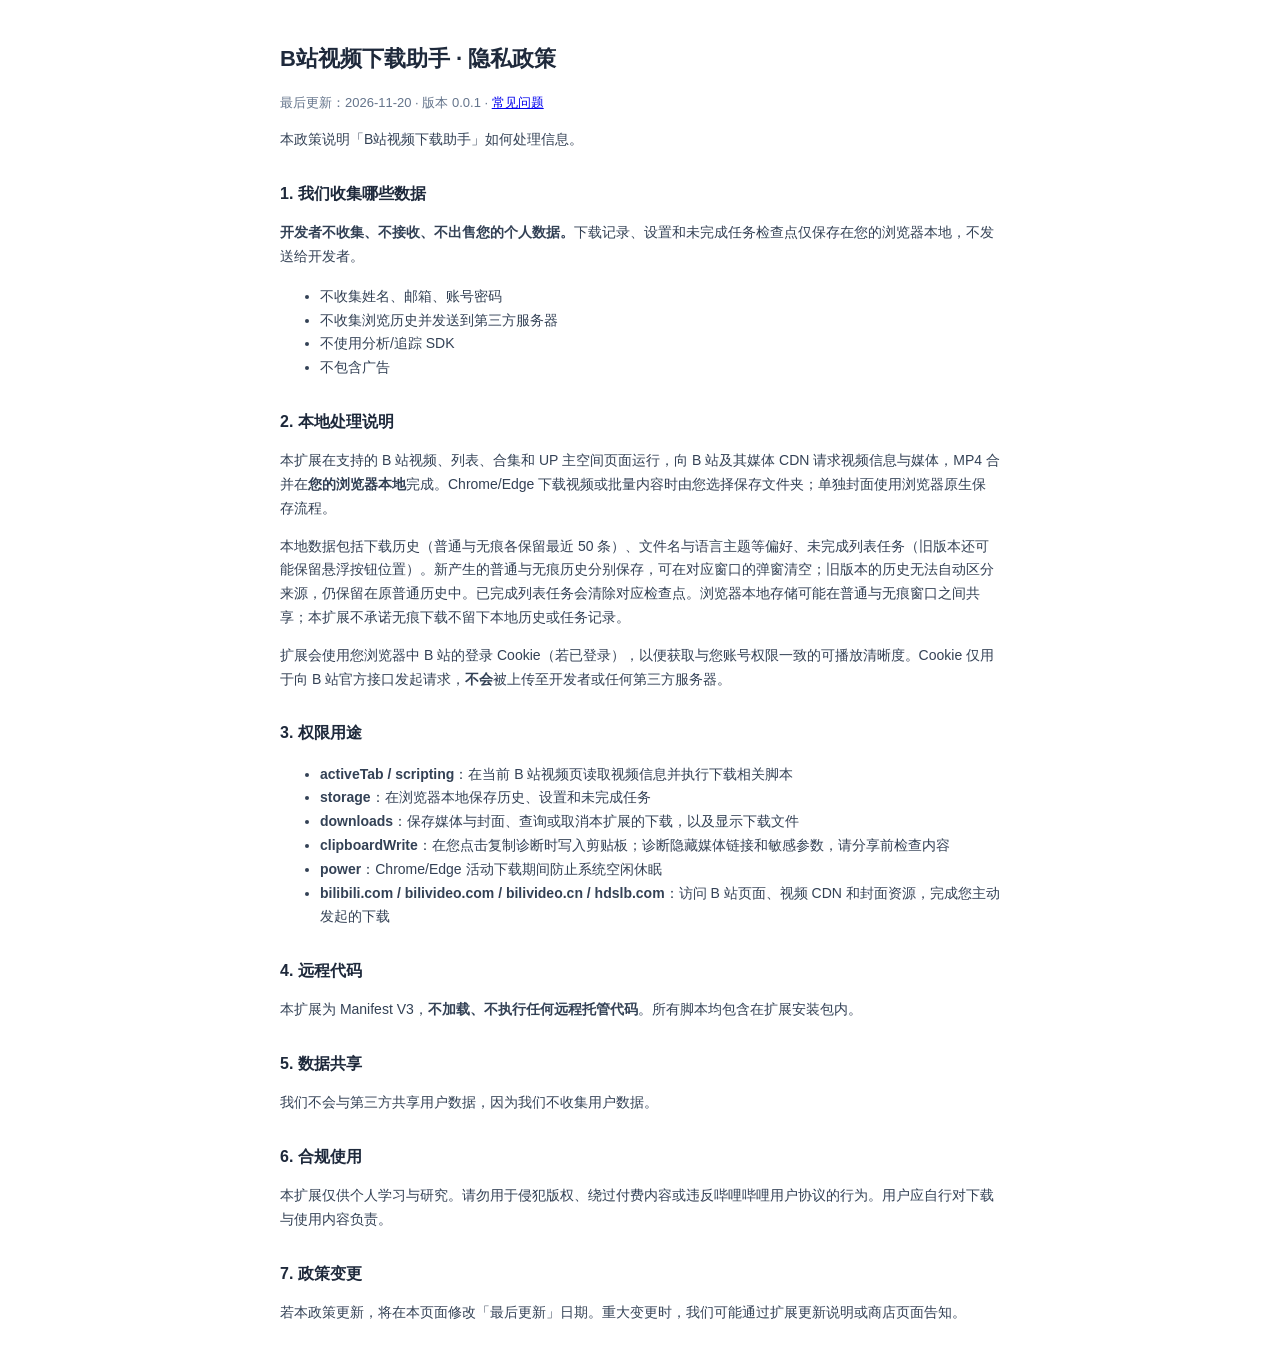
<file: docs/index.html>
<!DOCTYPE html>
<html lang="zh-CN">
<head>
  <meta charset="UTF-8">
  <meta name="viewport" content="width=device-width, initial-scale=1">
  <title>B站视频下载助手 - 隐私政策</title>
  <style>
    body { font-family: -apple-system, "Segoe UI", "PingFang SC", "Microsoft YaHei", sans-serif; max-width: 720px; margin: 40px auto; padding: 0 20px; line-height: 1.7; color: #1e293b; }
    h1 { font-size: 22px; }
    h2 { font-size: 16px; margin-top: 28px; }
    p, li { font-size: 14px; color: #334155; }
    .muted { color: #64748b; font-size: 13px; }
  </style>
</head>
<body>
  <h1>B站视频下载助手 · 隐私政策</h1>
  <p class="muted">最后更新：2026-11-20 · 版本 0.0.1 · <a href="faq.html">常见问题</a></p>

  <p>本政策说明「B站视频下载助手」如何处理信息。</p>

  <h2>1. 我们收集哪些数据</h2>
  <p><strong>开发者不收集、不接收、不出售您的个人数据。</strong>下载记录、设置和未完成任务检查点仅保存在您的浏览器本地，不发送给开发者。</p>
  <ul>
    <li>不收集姓名、邮箱、账号密码</li>
    <li>不收集浏览历史并发送到第三方服务器</li>
    <li>不使用分析/追踪 SDK</li>
    <li>不包含广告</li>
  </ul>

  <h2>2. 本地处理说明</h2>
  <p>本扩展在支持的 B 站视频、列表、合集和 UP 主空间页面运行，向 B 站及其媒体 CDN 请求视频信息与媒体，MP4 合并在<strong>您的浏览器本地</strong>完成。Chrome/Edge 下载视频或批量内容时由您选择保存文件夹；单独封面使用浏览器原生保存流程。</p>
  <p>本地数据包括下载历史（普通与无痕各保留最近 50 条）、文件名与语言主题等偏好、未完成列表任务（旧版本还可能保留悬浮按钮位置）。新产生的普通与无痕历史分别保存，可在对应窗口的弹窗清空；旧版本的历史无法自动区分来源，仍保留在原普通历史中。已完成列表任务会清除对应检查点。浏览器本地存储可能在普通与无痕窗口之间共享；本扩展不承诺无痕下载不留下本地历史或任务记录。</p>
  <p>扩展会使用您浏览器中 B 站的登录 Cookie（若已登录），以便获取与您账号权限一致的可播放清晰度。Cookie 仅用于向 B 站官方接口发起请求，<strong>不会</strong>被上传至开发者或任何第三方服务器。</p>

  <h2>3. 权限用途</h2>
  <ul>
    <li><strong>activeTab / scripting</strong>：在当前 B 站视频页读取视频信息并执行下载相关脚本</li>
    <li><strong>storage</strong>：在浏览器本地保存历史、设置和未完成任务</li>
    <li><strong>downloads</strong>：保存媒体与封面、查询或取消本扩展的下载，以及显示下载文件</li>
    <li><strong>clipboardWrite</strong>：在您点击复制诊断时写入剪贴板；诊断隐藏媒体链接和敏感参数，请分享前检查内容</li>
    <li><strong>power</strong>：Chrome/Edge 活动下载期间防止系统空闲休眠</li>
    <li><strong>bilibili.com / bilivideo.com / bilivideo.cn / hdslb.com</strong>：访问 B 站页面、视频 CDN 和封面资源，完成您主动发起的下载</li>
  </ul>

  <h2>4. 远程代码</h2>
  <p>本扩展为 Manifest V3，<strong>不加载、不执行任何远程托管代码</strong>。所有脚本均包含在扩展安装包内。</p>

  <h2>5. 数据共享</h2>
  <p>我们不会与第三方共享用户数据，因为我们不收集用户数据。</p>

  <h2>6. 合规使用</h2>
  <p>本扩展仅供个人学习与研究。请勿用于侵犯版权、绕过付费内容或违反哔哩哔哩用户协议的行为。用户应自行对下载与使用内容负责。</p>

  <h2>7. 政策变更</h2>
  <p>若本政策更新，将在本页面修改「最后更新」日期。重大变更时，我们可能通过扩展更新说明或商店页面告知。</p>

</body>
</html>
</file>
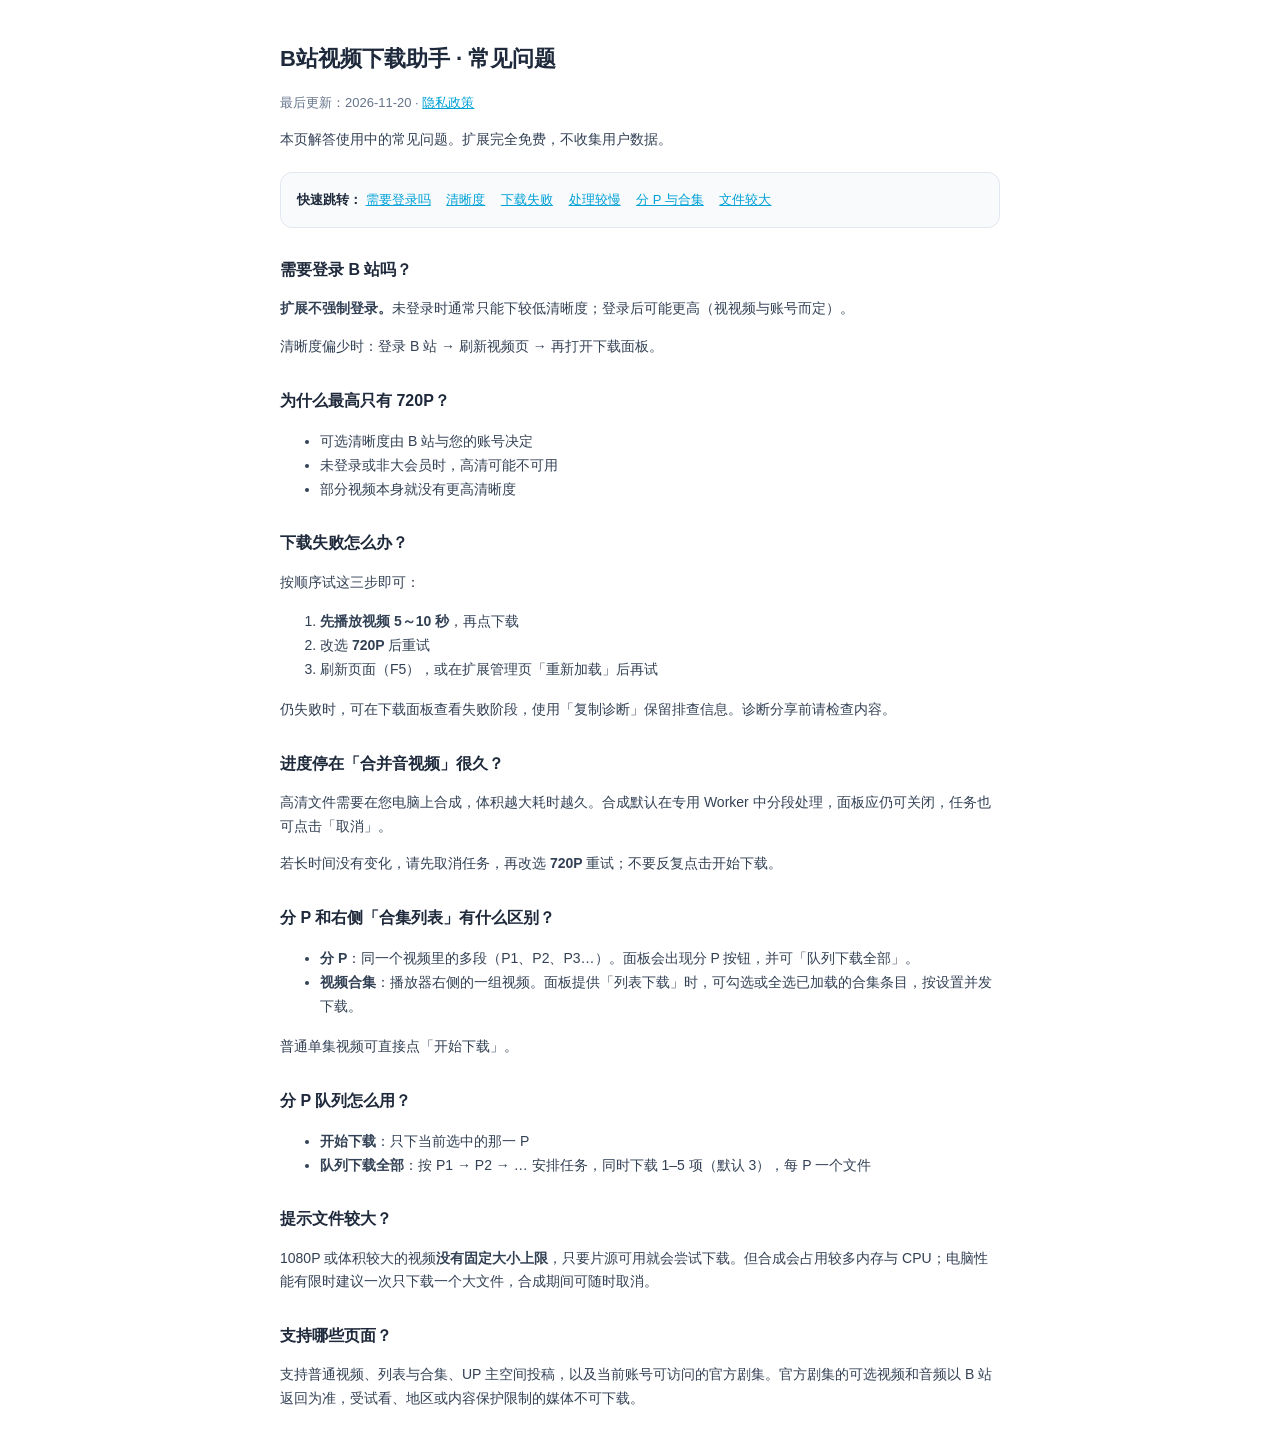
<file: docs/faq.html>
<!DOCTYPE html>
<html lang="zh-CN">
<head>
  <meta charset="UTF-8">
  <meta name="viewport" content="width=device-width, initial-scale=1">
  <title>B站视频下载助手 - 常见问题</title>
  <style>
    body { font-family: -apple-system, "Segoe UI", "PingFang SC", "Microsoft YaHei", sans-serif; max-width: 720px; margin: 40px auto; padding: 0 20px; line-height: 1.7; color: #1e293b; }
    h1 { font-size: 22px; }
    h2 { font-size: 16px; margin-top: 28px; scroll-margin-top: 16px; }
    p, li { font-size: 14px; color: #334155; }
    .muted { color: #64748b; font-size: 13px; }
    a { color: #00a1d6; }
    nav { background: #f8fafc; border: 1px solid #e2e8f0; border-radius: 12px; padding: 12px 16px; margin: 20px 0; font-size: 13px; }
    nav a { display: inline-block; margin: 4px 12px 4px 0; }
  </style>
</head>
<body>
  <h1>B站视频下载助手 · 常见问题</h1>
  <p class="muted">最后更新：2026-11-20 · <a href="index.html">隐私政策</a></p>

  <p>本页解答使用中的常见问题。扩展完全免费，不收集用户数据。</p>

  <nav>
    <strong>快速跳转：</strong>
    <a href="#login">需要登录吗</a>
    <a href="#quality">清晰度</a>
    <a href="#download-fail">下载失败</a>
    <a href="#merge-slow">处理较慢</a>
    <a href="#parts">分 P 与合集</a>
    <a href="#file-size">文件较大</a>
  </nav>

  <h2 id="login">需要登录 B 站吗？</h2>
  <p><strong>扩展不强制登录。</strong>未登录时通常只能下较低清晰度；登录后可能更高（视视频与账号而定）。</p>
  <p>清晰度偏少时：登录 B 站 → 刷新视频页 → 再打开下载面板。</p>

  <h2 id="quality">为什么最高只有 720P？</h2>
  <ul>
    <li>可选清晰度由 B 站与您的账号决定</li>
    <li>未登录或非大会员时，高清可能不可用</li>
    <li>部分视频本身就没有更高清晰度</li>
  </ul>

  <h2 id="download-fail">下载失败怎么办？</h2>
  <p>按顺序试这三步即可：</p>
  <ol>
    <li><strong>先播放视频 5～10 秒</strong>，再点下载</li>
    <li>改选 <strong>720P</strong> 后重试</li>
    <li>刷新页面（F5），或在扩展管理页「重新加载」后再试</li>
  </ol>
  <p>仍失败时，可在下载面板查看失败阶段，使用「复制诊断」保留排查信息。诊断分享前请检查内容。</p>

  <h2 id="merge-slow">进度停在「合并音视频」很久？</h2>
  <p>高清文件需要在您电脑上合成，体积越大耗时越久。合成默认在专用 Worker 中分段处理，面板应仍可关闭，任务也可点击「取消」。</p>
  <p>若长时间没有变化，请先取消任务，再改选 <strong>720P</strong> 重试；不要反复点击开始下载。</p>

  <h2 id="parts">分 P 和右侧「合集列表」有什么区别？</h2>
  <ul>
    <li><strong>分 P</strong>：同一个视频里的多段（P1、P2、P3…）。面板会出现分 P 按钮，并可「队列下载全部」。</li>
    <li><strong>视频合集</strong>：播放器右侧的一组视频。面板提供「列表下载」时，可勾选或全选已加载的合集条目，按设置并发下载。</li>
  </ul>
  <p>普通单集视频可直接点「开始下载」。</p>

  <h2 id="queue-download">分 P 队列怎么用？</h2>
  <ul>
    <li><strong>开始下载</strong>：只下当前选中的那一 P</li>
    <li><strong>队列下载全部</strong>：按 P1 → P2 → … 安排任务，同时下载 1–5 项（默认 3），每 P 一个文件</li>
  </ul>

  <h2 id="file-size">提示文件较大？</h2>
  <p>1080P 或体积较大的视频<strong>没有固定大小上限</strong>，只要片源可用就会尝试下载。但合成会占用较多内存与 CPU；电脑性能有限时建议一次只下载一个大文件，合成期间可随时取消。</p>

  <h2>支持哪些页面？</h2>
  <p>支持普通视频、列表与合集、UP 主空间投稿，以及当前账号可访问的官方剧集。官方剧集的可选视频和音频以 B 站返回为准，受试看、地区或内容保护限制的媒体不可下载。</p>

</body>
</html>
</file>
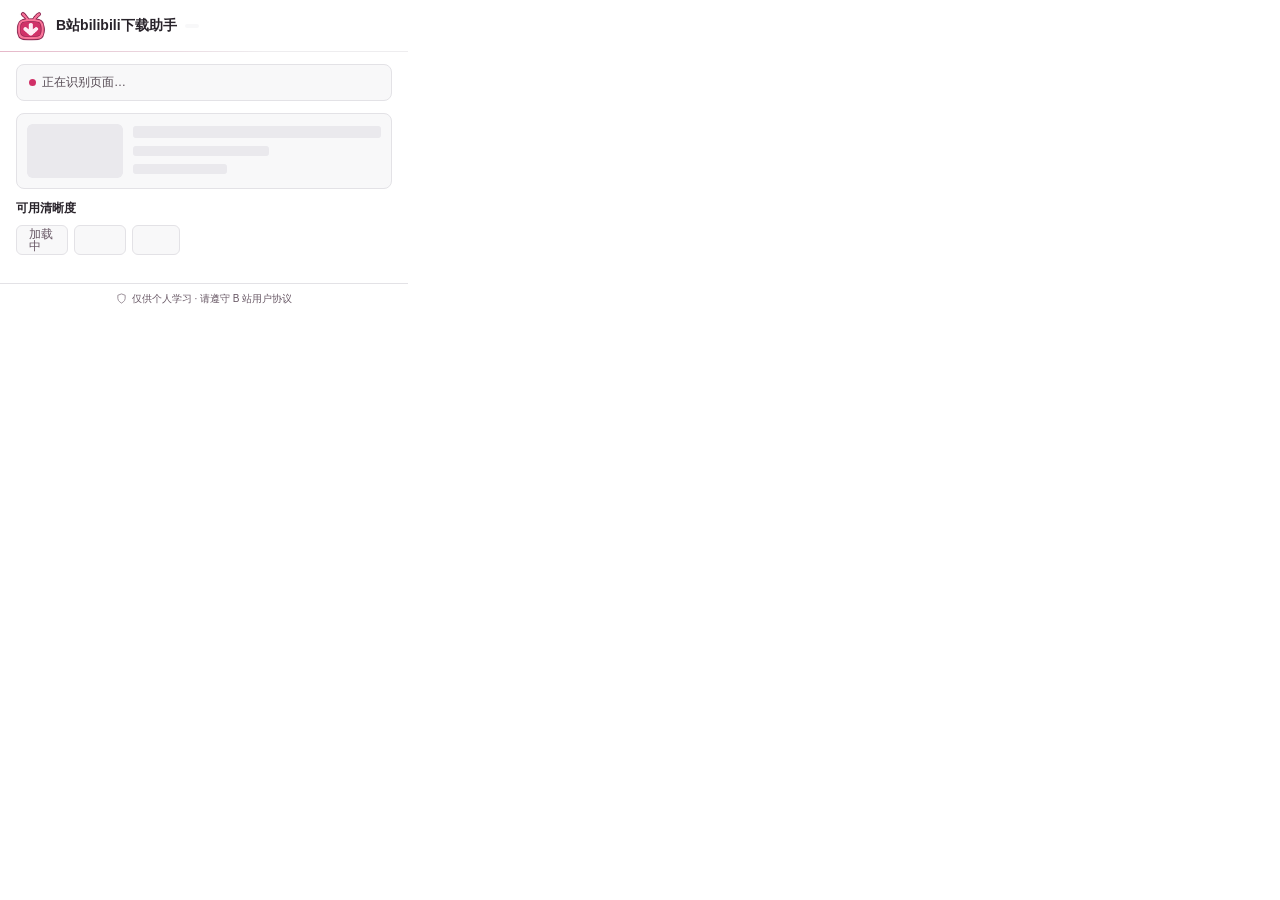
<file: popup/popup.html>
<!DOCTYPE html>
<html lang="zh-CN">
<head>
  <meta charset="UTF-8">
  <link rel="stylesheet" href="popup.css">
  <link rel="stylesheet" href="../shared/design-system.css">
  <link rel="stylesheet" href="../shared/ambient-themes.css">
</head>
<body data-theme="bilibili">
  <div class="popup">
    <header class="popup-header">
      <img src="../icons/icon48.png?v=6" width="30" height="30" alt="" class="popup-icon">
      <div class="popup-header-text">
        <h1 data-i18n="appTitle">B站bilibili下载助手</h1>
        <span id="app-version" class="popup-version"></span>
      </div>
    </header>

    <main class="popup-body">
      <div id="state-loading">
        <div class="popup-detect loading">
          <span class="popup-dot pulse"></span>
          <span data-i18n="identifying">正在识别页面…</span>
        </div>

        <div class="popup-video-card is-loading">
          <div class="popup-cover-wrap">
            <div class="popup-sk-cover popup-shimmer"></div>
          </div>
          <div class="popup-video-meta">
            <div class="popup-video-sk">
              <span class="popup-sk-line popup-shimmer"></span>
              <span class="popup-sk-line popup-shimmer short"></span>
              <span class="popup-sk-line popup-shimmer shorter"></span>
            </div>
          </div>
        </div>

        <div class="popup-section">
          <div class="popup-section-head" data-i18n="availableQuality">可用清晰度</div>
          <div class="popup-quality-tags">
            <span class="popup-q-tag loading popup-shimmer w1" data-i18n="loading">加载中</span>
            <span class="popup-q-tag loading popup-shimmer w2"></span>
            <span class="popup-q-tag loading popup-shimmer w3"></span>
          </div>
        </div>
      </div>

      <div id="state-empty" class="hidden">
        <div class="popup-empty-hero">
          <div class="popup-empty-icon" aria-hidden="true">
            <svg width="28" height="28" viewBox="0 0 24 24" fill="none" stroke="currentColor" stroke-width="1.8" stroke-linecap="round" stroke-linejoin="round">
              <rect x="2" y="4" width="20" height="16" rx="3"/>
              <path d="M10 9l5 3-5 3V9z"/>
            </svg>
          </div>
          <p class="popup-empty-title" data-i18n="emptyTitle">支持视频、列表、UP 主空间与官方剧集</p>
          <p class="popup-empty-desc" data-i18n="emptyDesc">请打开 B 站 /video/、/list/、UP 主空间或 /bangumi/play/ 页面。媒体须为当前账号可访问的片源。</p>
          <p id="empty-current-site" class="popup-empty-site" data-i18n="currentPageEmpty">当前页面：—</p>
        </div>

        <div class="popup-steps">
          <div class="popup-step">
            <span class="popup-step-num">1</span>
            <span class="popup-step-text" data-i18n="stepOpen">打开支持的 B 站视频、列表或空间页面</span>
          </div>
          <div class="popup-step">
            <span class="popup-step-num">2</span>
            <span class="popup-step-text" data-i18n="stepFab">点击浏览器工具栏中的下载助手图标</span>
          </div>
          <div class="popup-step">
            <span class="popup-step-num">3</span>
            <span class="popup-step-text" data-i18n="stepDownload">选择清晰度和内容；批量可同时下载 1–5 项</span>
          </div>
        </div>

        <div class="popup-feature-tags">
          <span class="popup-feature-tag" data-i18n="tagMp4">MP4 / M4A</span>
          <span class="popup-feature-tag" data-i18n="tagFree">完全免费</span>
        </div>

        <a id="btn-go-bili" class="popup-btn" href="https://www.bilibili.com/video/BV1794y127up/?spm_id_from=333.337.search-card.all.click" target="_blank" rel="noopener">
          <svg width="16" height="16" viewBox="0 0 24 24" fill="none" stroke="currentColor" stroke-width="2.2" stroke-linecap="round"><path d="M18 13v6a2 2 0 0 1-2 2H5a2 2 0 0 1-2-2V8a2 2 0 0 1 2-2h6"/><path d="M15 3h6v6"/><path d="M10 14L21 3"/></svg>
          <span data-i18n="openSample">打开示例视频页</span>
        </a>
      </div>

      <div id="state-error" class="hidden">
        <div class="popup-detect error">
          <span class="popup-dot error"></span>
          <span id="error-text" data-i18n="loadFailed">加载失败</span>
        </div>
        <div class="popup-empty-hero compact">
          <p class="popup-empty-title" data-i18n="errorTitle">暂时无法读取视频信息</p>
          <p class="popup-error-hint" data-i18n="errorHint">请刷新 B 站视频页后，再点击扩展图标重试</p>
        </div>
        <button id="btn-retry" type="button" class="popup-btn popup-btn-outline" data-i18n="retry">刷新并重试</button>
      </div>

      <div class="popup-history-section">
        <button id="popup-history-toggle" type="button" class="popup-history-toggle">
          <span data-i18n="history">下载历史</span>
          <span id="popup-history-count" class="popup-history-count hidden"></span>
        </button>
        <div id="popup-history-panel" class="popup-history-panel hidden">
          <div id="popup-history-list" class="popup-history-list"></div>
          <button id="popup-history-clear" type="button" class="popup-history-clear hidden" data-i18n="historyClear">清空历史</button>
        </div>
      </div>
    </main>

    <footer class="popup-footer">
      <div class="popup-footer-line">
        <svg width="11" height="11" viewBox="0 0 24 24" fill="none" stroke="currentColor" stroke-width="2"><path d="M12 22s8-4 8-10V5l-8-3-8 3v7c0 6 8 10 8 10z"/></svg>
        <span data-i18n="disclaimer">仅供个人学习 · 请遵守 B 站用户协议</span>
      </div>
    </footer>
  </div>
  <script src="../shared/theme-manager.js"></script>
  <script src="../shared/i18n-languages.js"></script>
  <script src="../shared/i18n.js"></script>
  <script src="../shared/i18n-extra.js"></script>
  <script src="../shared/i18n-ja-ko.js"></script>
  <script src="popup.js"></script>
</body>
</html>
</file>
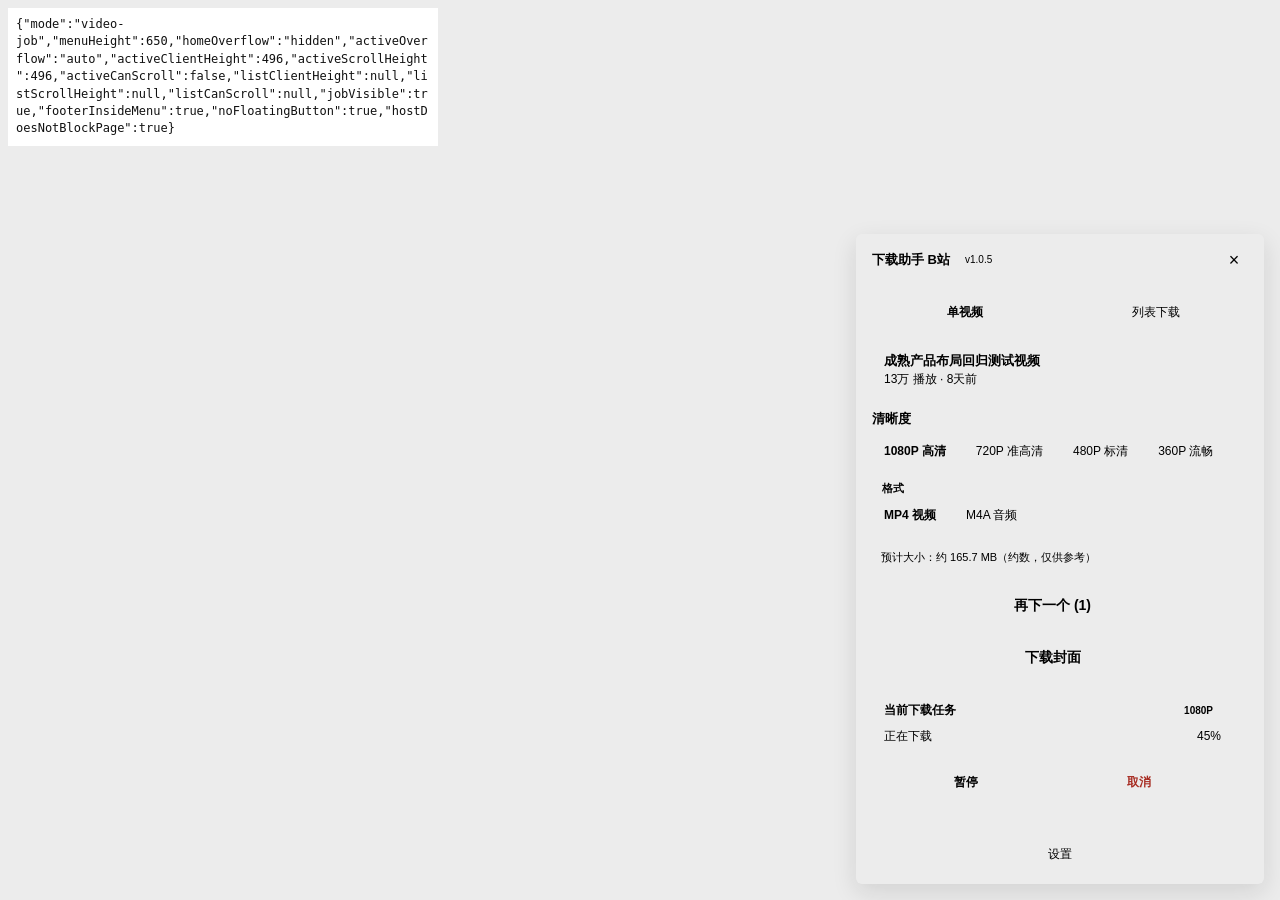
<file: test/layout-harness.html>
<!doctype html>
<html lang="zh-CN">
<head>
  <meta charset="utf-8">
  <meta name="viewport" content="width=device-width,initial-scale=1">
  <title>Bilibili Downloader Layout Harness</title>
  <link rel="stylesheet" href="../content/content.css">
  <style>
    html, body { width: 100%; height: 100%; margin: 0; background: #ececec; }
    .fixture-block { flex: 0 0 auto; }
    #layout-result { position: fixed; inset: 8px auto auto 8px; width: 430px; margin: 0; padding: 8px; box-sizing: border-box; white-space: pre-wrap; overflow-wrap: anywhere; background: #fff; color: #111; font: 12px/1.45 Consolas, monospace; }
  </style>
</head>
<body>
  <div id="bili-dl-panel">
    <div id="bili-dl-panel-root">
      <div id="bili-dl-menu" class="is-list-page">
        <div class="bili-dl-header">
          <div class="bili-dl-header-left"><strong>下载助手 B站</strong><span class="bili-dl-version">v1.0.5</span></div>
          <button id="bili-dl-close">×</button>
        </div>
        <div id="bili-dl-home">
          <div class="bili-dl-mode-tabs">
            <button data-mode="video">单视频</button><button data-mode="list">列表下载</button>
          </div>
          <div id="bili-dl-video-body" class="bili-dl-body hidden">
            <div class="bili-dl-video-card fixture-block"><div class="bili-dl-video-meta"><strong>成熟产品布局回归测试视频</strong><div class="bili-dl-video-sub">13万 播放 · 8天前</div></div></div>
            <div class="bili-dl-section fixture-block"><div class="bili-dl-section-head">清晰度</div><div class="bili-dl-quality-pills"><button class="bili-dl-pill active">1080P 高清</button><button class="bili-dl-pill">720P 准高清</button><button class="bili-dl-pill">480P 标清</button><button class="bili-dl-pill">360P 流畅</button></div></div>
            <div class="bili-dl-format-row fixture-block"><span class="bili-dl-info-item">格式</span><div class="bili-dl-format-pills"><button class="bili-dl-pill active">MP4 视频</button><button class="bili-dl-pill">M4A 音频</button></div></div>
            <div class="bili-dl-estimate fixture-block"><span>预计大小：约 165.7 MB（约数，仅供参考）</span></div>
            <button class="bili-dl-btn fixture-block">再下一个 (1)</button>
            <button class="bili-dl-btn bili-dl-btn-secondary fixture-block">下载封面</button>
            <div class="bili-dl-job-list fixture-block">
              <div class="bili-dl-progress bili-dl-job-card"><div class="bili-dl-progress-meta"><span class="bili-dl-progress-title">当前下载任务</span><span class="bili-dl-progress-q">1080P</span></div><div class="bili-dl-progress-head"><span>正在下载</span><span>45%</span></div><div class="bili-dl-progress-track"><div class="bili-dl-progress-bar" style="width:45%"></div></div><div class="bili-dl-progress-actions"><button class="bili-dl-action-btn">暂停</button><button class="bili-dl-action-btn danger">取消</button></div></div>
            </div>
          </div>
          <div id="bili-dl-list-body" class="bili-dl-list-body hidden">
            <div class="bili-dl-section"><div class="bili-dl-section-head">清晰度</div><div id="bili-dl-list-quality-pills" class="bili-dl-quality-pills"><button class="bili-dl-pill active">1080P 高清</button><button class="bili-dl-pill">720P 准高清</button><button class="bili-dl-pill">480P 标清</button><button class="bili-dl-pill">360P 流畅</button></div></div>
            <div class="bili-dl-list-tools"><input type="search" placeholder="搜索已加载视频标题"><div class="bili-dl-list-filter"><button class="active">全部</button><button>已选</button></div></div>
            <div class="bili-dl-list-head"><strong>视频列表</strong><span>已加载 24 / 共 4139 个　刷新</span></div>
            <div class="bili-dl-list-items" id="fixture-list"></div>
            <button id="bili-dl-list-load-more" class="bili-dl-btn bili-dl-btn-secondary">继续加载（已加载 24 个）</button>
            <button id="bili-dl-list-start" class="bili-dl-btn">下载已选 3 个视频</button>
            <button id="bili-dl-list-queue-cancel" class="bili-dl-btn bili-dl-btn-secondary">取消整队</button>
            <div id="bili-dl-list-job-list" class="bili-dl-job-list"><div class="bili-dl-progress bili-dl-job-card"><div class="bili-dl-progress-meta"><span class="bili-dl-progress-title">列表下载任务</span><span class="bili-dl-progress-q">1080P</span></div><div class="bili-dl-progress-head"><span>正在下载</span><span>32%</span></div><div class="bili-dl-progress-track"><div class="bili-dl-progress-bar" style="width:32%"></div></div><div class="bili-dl-progress-actions"><button class="bili-dl-action-btn">暂停</button><button class="bili-dl-action-btn danger">取消</button></div></div></div>
            <button id="bili-dl-list-retry-failed" class="bili-dl-btn bili-dl-btn-secondary">重试失败视频（1）</button>
            <p class="bili-dl-list-status">正在下载 1/3：列表下载任务</p>
          </div>
          <div class="bili-dl-footer"><button class="bili-dl-footer-action">设置</button></div>
        </div>
      </div>
    </div>
  </div>
  <pre id="layout-result"></pre>
  <script>
    const mode = location.hash.slice(1) || 'video-job';
    const video = document.querySelector('#bili-dl-video-body');
    const list = document.querySelector('#bili-dl-list-body');
    const tabs = [...document.querySelectorAll('[data-mode]')];
    const listItems = document.querySelector('#fixture-list');
    for (let i = 1; i <= 24; i++) {
      const row = document.createElement('label');
      row.className = 'bili-dl-list-item';
      row.innerHTML = `<input type="checkbox"><span class="bili-dl-list-item-index">${i}</span><span class="bili-dl-list-item-meta"><strong>第 ${i} 个列表视频标题</strong><small>8.3万播放 · 5:48</small></span>`;
      listItems.append(row);
    }
    const isList = mode.startsWith('list');
    video.classList.toggle('hidden', isList);
    list.classList.toggle('hidden', !isList);
    tabs.forEach((tab) => tab.classList.toggle('active', tab.dataset.mode === (isList ? 'list' : 'video')));
    requestAnimationFrame(() => requestAnimationFrame(() => {
      const menu = document.querySelector('#bili-dl-menu');
      const home = document.querySelector('#bili-dl-home');
      const active = isList ? list : video;
      const footer = document.querySelector('.bili-dl-footer');
      const jobList = active.querySelector('.bili-dl-job-list');
      if (isList) {
        jobList.scrollTop = jobList.scrollHeight;
        active.scrollTop = active.scrollHeight;
      } else active.scrollTop = active.scrollHeight;
      const jobCard = jobList.querySelector('.bili-dl-job-card');
      const result = {
        mode,
        menuHeight: menu.clientHeight,
        homeOverflow: getComputedStyle(home).overflowY,
        activeOverflow: getComputedStyle(active).overflowY,
        activeClientHeight: active.clientHeight,
        activeScrollHeight: active.scrollHeight,
        activeCanScroll: active.scrollHeight > active.clientHeight,
        listClientHeight: isList ? listItems.clientHeight : null,
        listScrollHeight: isList ? listItems.scrollHeight : null,
        listCanScroll: isList ? listItems.scrollHeight > listItems.clientHeight : null,
        jobVisible: jobCard.getBoundingClientRect().bottom <= footer.getBoundingClientRect().top + 1,
        footerInsideMenu: footer.getBoundingClientRect().bottom <= menu.getBoundingClientRect().bottom + 1,
        noFloatingButton: !document.querySelector('#bili-dl-toggle'),
        hostDoesNotBlockPage: getComputedStyle(document.querySelector('#bili-dl-panel')).pointerEvents === 'none'
      };
      document.querySelector('#layout-result').textContent = JSON.stringify(result);
      document.title = result.footerInsideMenu && result.jobVisible && result.noFloatingButton && result.hostDoesNotBlockPage && (isList ? result.listCanScroll : result.activeCanScroll) ? 'PASS' : 'FAIL';
    }));
  </script>
</body>
</html>
</file>
<file: popup/popup.css>
/* Download Assistant UI System V1 — Bilibili theme */
* { margin: 0; padding: 0; box-sizing: border-box; }
body {
  --white:#fff;
  --radius-xs:5px; --radius-sm:6px; --radius-md:8px; --radius-lg:10px; --space-1:4px; --space-2:8px; --space-3:12px; --space-4:16px; --space-5:24px;
  /* Legacy aliases retain popup.js-generated component compatibility. */
  --bdl-accent:var(--brand); --bdl-accent-contrast:var(--white); --bdl-accent-soft:var(--brand-soft); --bdl-surface:var(--surface); --bdl-bg:var(--bg); --bdl-text:var(--text-primary); --bdl-text-muted:var(--text-secondary); --bdl-border:var(--border); --bdl-header-text:var(--text-primary); --bdl-success-bg:var(--brand-soft); --bdl-success-text:var(--brand-strong); --bdl-error-bg:#fff5f5; --bdl-error-text:#b42318; --bdl-radius:var(--radius-md);
}
body { width:408px; background:var(--bg); color:var(--text-primary); font:12px -apple-system,BlinkMacSystemFont,"Segoe UI","Microsoft YaHei",sans-serif; }
.hidden { display:none !important; }
.popup-header { position:relative; display:flex; align-items:center; gap:10px; height:52px; min-height:52px; padding:8px var(--space-4); border-bottom:1px solid var(--border-soft); background:var(--bg); }
.popup-header::after { content:""; position:absolute; right:0; bottom:-1px; left:0; height:1px; background:linear-gradient(90deg,var(--brand),transparent 65%); opacity:.28; }
.popup-icon { width:30px; height:30px; flex-shrink:0; border-radius:7px; }.popup-header-text { display:flex; align-items:center; gap:var(--space-2); min-width:0; }.popup-header h1 { font-size:14px; font-weight:600; white-space:nowrap; }.popup-version { flex-shrink:0; padding:2px 7px; border-radius:999px; background:var(--surface); color:var(--text-secondary); font-size:10px; }
.popup-body { padding:var(--space-3) var(--space-4) var(--space-4); }.popup-loading { padding:28px 12px; color:var(--text-secondary); font-size:13px; text-align:center; }.popup-shimmer { background:var(--surface-strong); }.popup-detect.loading { color:var(--text-secondary); }.popup-dot.pulse { animation:popup-dot-pulse 1.2s ease-in-out infinite; } @keyframes popup-dot-pulse { 0%,100% { opacity:1; } 50% { opacity:.4; } }
.popup-video-card.is-loading { pointer-events:none; }.popup-detect { display:flex; flex-wrap:wrap; align-items:center; gap:6px; margin-bottom:var(--space-3); padding:9px 12px; border:1px solid var(--border); border-radius:var(--radius-md); background:var(--surface); color:var(--text-secondary); font-size:12px; }.popup-detect.warn { border-color:var(--brand-border); background:var(--brand-soft); color:var(--brand-strong); }.popup-detect.error { border-color:#fecdca; background:#fff5f5; color:#b42318; }.popup-dot { width:7px; height:7px; flex-shrink:0; border-radius:50%; background:var(--brand); }.popup-dot.error { background:#d92d20; }.popup-tag { padding:2px 8px; border-radius:999px; background:var(--bg); color:var(--text-secondary); font-size:11px; }.popup-badge { margin-left:auto; padding:2px 8px; border-radius:999px; background:var(--brand-soft); color:var(--brand-strong); font-size:11px; font-weight:600; }
.popup-video-card { display:flex; gap:10px; margin-bottom:var(--space-3); padding:10px; border:1px solid var(--border); border-radius:var(--radius-md); background:var(--surface); }.popup-cover-wrap { position:relative; width:96px; height:54px; flex-shrink:0; overflow:hidden; border-radius:var(--radius-sm); background:var(--surface-strong); }.popup-sk-cover { position:absolute; inset:0; border-radius:var(--radius-sm); }.popup-video-sk { display:flex; flex-direction:column; gap:var(--space-2); padding-top:2px; }.popup-sk-line { display:block; height:12px; border-radius:3px; background:var(--surface-strong); }.popup-sk-line.short { width:55%; height:10px; }.popup-sk-line.shorter { width:38%; height:10px; }.popup-q-tag.loading { min-width:48px; border-color:transparent; color:transparent; cursor:default; }.popup-q-tag.loading.w1,.popup-q-tag.loading.w2 { width:52px; }.popup-q-tag.loading.w3 { width:44px; }.popup-cover { display:block; width:100%; height:100%; object-fit:cover; }.popup-cover-ph { display:flex; align-items:center; justify-content:center; width:100%; height:100%; background:var(--surface-strong); color:var(--text-muted); }.popup-video-meta { flex:1; min-width:0; }.video-title { display:-webkit-box; overflow:hidden; color:var(--text-primary); font-size:14px; font-weight:600; line-height:1.45; word-break:break-word; -webkit-box-orient:vertical; -webkit-line-clamp:2; }.video-author { overflow:hidden; margin-top:5px; color:var(--brand-strong); font-size:12px; font-weight:500; text-overflow:ellipsis; white-space:nowrap; }.video-author::before { content:"UP · "; color:var(--text-secondary); font-weight:400; }.video-sub { margin-top:var(--space-1); color:var(--text-secondary); font-size:11px; }
.popup-pages { display:flex; flex-wrap:wrap; gap:6px; margin-bottom:var(--space-3); }.popup-page-tag { padding:4px 9px; border:1px solid var(--border); border-radius:var(--radius-sm); background:var(--surface); color:var(--text-secondary); font-size:11px; }.popup-section { margin-bottom:var(--space-3); }.popup-section-head { margin-bottom:var(--space-2); color:var(--text-primary); font-size:12px; font-weight:600; }.popup-quality-tags { display:flex; flex-wrap:wrap; gap:6px; }.popup-q-tag { min-height:30px; padding:0 14px; border:1px solid var(--border); border-radius:var(--radius-sm); background:var(--surface); color:var(--text-secondary); font-size:11px; line-height:28px; }.popup-q-tag.best { border-color:var(--brand); background:var(--brand-soft); color:var(--brand-strong); font-weight:600; }.popup-meta-row { display:flex; align-items:center; justify-content:space-between; margin-bottom:var(--space-3); font-size:11px; }.popup-meta-tag { padding:3px 10px; border:1px solid var(--border); border-radius:var(--radius-sm); background:var(--surface); color:var(--text-primary); font-weight:600; }.popup-meta-tip { color:var(--text-secondary); }
.popup-tips { margin-bottom:14px; padding:10px 12px; list-style:none; border:1px solid var(--border); border-radius:var(--radius-md); background:var(--surface); }.popup-tips li { position:relative; padding-left:14px; color:var(--text-secondary); font-size:11px; line-height:1.7; }.popup-tips li::before { position:absolute; left:2px; color:var(--brand); font-weight:700; content:"·"; }.popup-tips a { color:var(--brand-strong); text-decoration:underline; }.popup-tips.compact { margin-bottom:var(--space-3); }.popup-tips.compact li { line-height:1.6; }
.popup-btn { display:inline-flex; align-items:center; justify-content:center; gap:7px; width:100%; min-height:44px; padding:0 16px; border:1px solid transparent; border-radius:var(--radius-md); background:var(--brand-cta); color:var(--brand-cta-text,var(--white)); font:inherit; font-size:14px; font-weight:600; cursor:pointer; transition:background .15s ease,box-shadow .15s ease; }.popup-btn:hover { filter:brightness(.96); box-shadow:none; }.popup-btn:disabled { opacity:.5; cursor:not-allowed; }
.popup-empty-hero { margin-bottom:var(--space-3); padding:18px 14px 14px; border:1px solid var(--border); border-radius:var(--radius-md); background:var(--surface); text-align:center; }.popup-empty-hero.compact { padding:14px; }.popup-empty-icon { display:flex; align-items:center; justify-content:center; width:52px; height:52px; margin:0 auto 10px; border-radius:var(--radius-md); background:var(--brand-soft); color:var(--brand-strong); }.popup-empty-title { margin-bottom:6px; color:var(--text-primary); font-size:14px; font-weight:600; }.popup-empty-desc { margin:0 0 var(--space-2); color:var(--text-secondary); font-size:12px; line-height:1.45; }.popup-empty-site { overflow:hidden; color:var(--text-secondary); font-size:11px; text-overflow:ellipsis; white-space:nowrap; }.popup-steps { display:flex; flex-direction:column; gap:var(--space-2); margin-bottom:var(--space-3); }.popup-step { display:flex; align-items:flex-start; gap:10px; padding:9px 11px; border:1px solid var(--border); border-radius:var(--radius-md); background:var(--surface); color:var(--text-primary); font-size:12px; line-height:1.45; }.popup-step-num { display:inline-flex; align-items:center; justify-content:center; flex-shrink:0; width:20px; height:20px; margin-top:1px; border-radius:999px; background:var(--brand); color:var(--white); font-size:11px; font-weight:700; }.popup-step-text { flex:1; min-width:0; }.popup-feature-tags { display:flex; flex-wrap:wrap; justify-content:center; gap:6px; margin-bottom:14px; }.popup-feature-tag { padding:4px 10px; border:1px solid var(--border); border-radius:var(--radius-sm); background:var(--surface); color:var(--text-secondary); font-size:10px; font-weight:600; }.popup-btn-outline { border-color:var(--brand); background:var(--bg); color:var(--brand-strong); }.popup-btn-outline:hover { background:var(--brand-soft); box-shadow:none; }.popup-empty-card { margin-bottom:var(--space-3); padding:16px 14px; border:1px solid var(--border); border-radius:var(--radius-md); background:var(--surface); }.popup-empty-list { color:var(--text-secondary); font-family:Consolas,"Courier New",monospace; font-size:11px; line-height:1.7; list-style:none; }.popup-error-hint { margin:0; color:var(--text-secondary); font-size:12px; line-height:1.6; }.popup-login-hint { margin:0 0 10px; padding:8px 10px; border:1px solid var(--border); border-radius:var(--radius-md); background:var(--surface); color:var(--text-primary); font-size:11px; line-height:1.45; }.popup-login-hint.hidden { display:none; }
.popup-footer { padding:8px var(--space-4) 9px; border-top:1px solid var(--border); background:var(--footer-bg); color:var(--text-muted); font-size:10px; text-align:center; }

.popup-footer-line { display:flex; align-items:center; justify-content:center; gap:5px; margin:0; color:var(--text-muted); line-height:1.35; }
.popup-footer-line svg { flex-shrink:0; opacity:.7; }
.popup-footer-actions { display:none !important; }
/* Download history remains hidden by default; styles support existing popup.js rendering. */
.popup-history-section { display:none; border-top:1px solid var(--border); background:var(--bg); }.popup-history-toggle { display:flex; align-items:center; justify-content:center; gap:6px; width:100%; padding:var(--space-2) var(--space-4); border:0; background:none; color:var(--text-secondary); font:inherit; font-size:11px; font-weight:600; cursor:pointer; }.popup-history-toggle:hover { background:var(--brand-soft); color:var(--brand-strong); }.popup-history-count { padding:1px 7px; border-radius:999px; background:var(--brand); color:var(--white); font-size:10px; }.popup-history-panel { padding:0 12px 10px; }.popup-history-list { max-height:200px; overflow-y:auto; border:1px solid var(--border); border-radius:var(--radius-md); background:var(--surface); }.popup-history-item { display:flex; align-items:center; gap:var(--space-2); padding:var(--space-2) 10px; border-bottom:1px solid var(--border); }.popup-history-item:last-child { border-bottom:0; }.popup-history-item-main { flex:1; min-width:0; }.popup-history-item-title { overflow:hidden; color:var(--text-primary); font-size:12px; text-overflow:ellipsis; white-space:nowrap; }.popup-history-item-meta { margin-top:2px; color:var(--text-secondary); font-size:10px; }.popup-history-open { flex-shrink:0; padding:4px 10px; border:1px solid var(--border); border-radius:var(--radius-sm); background:var(--brand-soft); color:var(--brand-strong); font:inherit; font-size:10px; font-weight:600; text-decoration:none; cursor:pointer; }.popup-history-open:hover { border-color:var(--brand); }.popup-history-empty { padding:16px 10px; color:var(--text-secondary); font-size:11px; text-align:center; }.popup-history-clear { display:block; margin:var(--space-2) auto 0; border:0; background:none; color:var(--text-secondary); font:inherit; font-size:10px; cursor:pointer; }.popup-history-clear:hover { color:var(--brand-strong); }

body[data-theme="bilibili"] .popup-empty-icon,
body[data-theme="bilibili"] #btn-go-bili svg { color:var(--brand); }
</file>
<file: shared/design-system.css>
/**
 * Shared Download Assistant design system.
 * Default brand colors live in the theme tokens below.
 * Scope: extension roots only (#*-dl-panel, .dl-kit, popup body[data-theme]).
 * Do not attach these rules to the host page body.
 */

/* BEGIN THEME TOKENS */
#bili-dl-panel,
body[data-theme="bilibili"],
#bili-dl-space-download-all {
  --bili-default-fill: #FCE6EE;
}

#bili-dl-panel[data-theme="bilibili"],
body[data-theme="bilibili"],
#bili-dl-space-download-all {
  --bg: #FFFFFF;
  --surface: #F8F8F9;
  --surface-hover: #F1F1F3;
  --surface-strong: #EAE9ED;
  --border: #E3E2E6;
  --border-soft: #EEEDEF;
  --text-primary: #28232A;
  --text-secondary: #554A53;
  --text-muted: #685865;
  --footer-bg: var(--bg);
  --footer-text: var(--text-secondary);
  --brand: #D03067;
  --brand-strong: #8E224E;
  --brand-hover: #B72256;
  --brand-soft: #FFF0F5;
  --brand-border: var(--brand);
  --brand-cta: var(--bili-default-fill);
  --brand-cta-hover: #FADBE7;
  --brand-cta-text: var(--brand-strong);
  --brand-cta-border: 1px solid var(--brand);
  --control-border: #A36780;
}

#yt-dl-panel[data-theme="youtube"] {
  --bg: #FFFFFF;
  --surface: #F7F8FA;
  --surface-hover: #F2F4F7;
  --surface-strong: #ECEFF3;
  --border: #E5E7EB;
  --border-soft: #EEF0F2;
  --text-primary: #18181B;
  --text-secondary: #52525B;
  --text-muted: #71717A;
  --footer-bg: #F3F4F6;
  --footer-text: #52525B;
}

body[data-theme="youtube"] {
  --bg: #FFFFFF;
  --surface: #F7F8FA;
  --surface-hover: #F2F4F7;
  --surface-strong: #ECEFF3;
  --border: #E5E7EB;
  --border-soft: #EEF0F2;
  --text-primary: #18181B;
  --text-secondary: #52525B;
  --text-muted: #71717A;
  --footer-bg: #F3F4F6;
  --footer-text: #52525B;
}

.dl-kit[data-theme="douyin"] {
  --bg: #FFFFFF;
  --surface: #F7F8FA;
  --surface-hover: #F2F4F7;
  --surface-strong: #ECEFF3;
  --border: #E5E7EB;
  --border-soft: #EEF0F2;
  --text-primary: #18181B;
  --text-secondary: #52525B;
  --text-muted: #71717A;
  --footer-bg: #F3F4F6;
  --footer-text: #52525B;
}

body[data-theme="douyin"] {
  --bg: #FFFFFF;
  --surface: #F7F8FA;
  --surface-hover: #F2F4F7;
  --surface-strong: #ECEFF3;
  --border: #E5E7EB;
  --border-soft: #EEF0F2;
  --text-primary: #18181B;
  --text-secondary: #52525B;
  --text-muted: #71717A;
  --footer-bg: #F3F4F6;
  --footer-text: #52525B;
}

#bili-dl-panel[data-theme="bilibili"],
body[data-theme="bilibili"] {
  --bdl-primary: var(--brand);
  --bdl-accent: var(--brand);
  --bdl-primary-strong: var(--brand-strong);
  --bdl-accent-strong: var(--brand-strong);
  --bdl-primary-hover: var(--brand-hover);
  --bdl-primary-soft: var(--brand-soft);
  --bdl-primary-border: var(--brand-border);
  --bdl-primary-contrast: #ffffff;
  --bdl-accent-soft: var(--brand-soft);
  --bdl-bg: var(--bg);
  --bdl-surface: var(--surface);
  --bdl-border: var(--border);
  --bdl-text: var(--text-primary);
  --bdl-text-secondary: var(--text-secondary);
  --bdl-text-muted: var(--text-muted);
  --bdl-header-text: var(--text-primary);
  --bdl-accent-hover: var(--brand-hover);
  --bdl-accent-border: var(--brand-border);
  --bdl-accent-contrast: #ffffff;
}

#yt-dl-panel[data-theme="youtube"] {
  --brand: #FF3B3B;
  --brand-strong: #D92828;
  --brand-hover: #EA3030;
  --brand-soft: #FFF0F0;
  --brand-border: #FFC6C6;
  --brand-cta: linear-gradient(135deg, #EF3535, #D82828);
  --ytd-primary: var(--brand);
  --ytd-accent: var(--brand);
  --ytd-primary-strong: var(--brand-strong);
  --ytd-accent-strong: var(--brand-strong);
  --ytd-primary-hover: var(--brand-hover);
  --ytd-primary-soft: var(--brand-soft);
  --ytd-primary-border: var(--brand-border);
  --ytd-primary-contrast: #ffffff;
  --ytd-accent-soft: var(--brand-soft);
  --ytd-bg: var(--bg);
  --ytd-surface: var(--surface);
  --ytd-border: var(--border);
  --ytd-text: var(--text-primary);
  --ytd-text-secondary: var(--text-secondary);
  --ytd-text-muted: var(--text-muted);
  --ytd-header-text: var(--text-primary);
  --ytd-primary: var(--brand);
  --ytd-primary-strong: var(--brand-strong);
  --ytd-primary-hover: var(--brand-hover);
  --ytd-primary-soft: var(--brand-soft);
  --ytd-primary-contrast: #ffffff;
}

body[data-theme="youtube"] {
  --brand: #FF3B3B;
  --brand-strong: #D92828;
  --brand-hover: #EA3030;
  --brand-soft: #FFF0F0;
  --brand-border: #FFC6C6;
  --brand-cta: linear-gradient(135deg, #EF3535, #D82828);
  --ytd-primary: var(--brand);
  --ytd-accent: var(--brand);
  --ytd-primary-strong: var(--brand-strong);
  --ytd-accent-strong: var(--brand-strong);
  --ytd-primary-hover: var(--brand-hover);
  --ytd-primary-soft: var(--brand-soft);
  --ytd-primary-border: var(--brand-border);
  --ytd-primary-contrast: #ffffff;
  --ytd-accent-soft: var(--brand-soft);
  --ytd-bg: var(--bg);
  --ytd-surface: var(--surface);
  --ytd-border: var(--border);
  --ytd-text: var(--text-primary);
  --ytd-text-secondary: var(--text-secondary);
  --ytd-text-muted: var(--text-muted);
  --ytd-header-text: var(--text-primary);
  --ytd-primary: var(--brand);
  --ytd-primary-strong: var(--brand-strong);
  --ytd-primary-hover: var(--brand-hover);
  --ytd-primary-soft: var(--brand-soft);
  --ytd-primary-contrast: #ffffff;
}

.dl-kit[data-theme="douyin"] {
  --brand: #161823;
  --brand-strong: #11131B;
  --brand-hover: #252836;
  --brand-soft: #F1F2F4;
  --brand-border: #C9CBD1;
  --brand-cta: linear-gradient(135deg, #29364F, #11131B);
  --brand-cyan: #25DDE5;
  --brand-pink: #FF3F6C;
  --dl-primary: var(--brand);
  --dl-accent: var(--brand);
  --dl-primary-strong: var(--brand-strong);
  --dl-accent-strong: var(--brand-strong);
  --dl-primary-hover: var(--brand-hover);
  --dl-primary-soft: var(--brand-soft);
  --dl-primary-border: var(--brand-border);
  --dl-primary-contrast: #ffffff;
  --dl-accent-soft: var(--brand-soft);
  --dl-bg: var(--bg);
  --dl-surface: var(--surface);
  --dl-border: var(--border);
  --dl-text: var(--text-primary);
  --dl-text-secondary: var(--text-secondary);
  --dl-text-muted: var(--text-muted);
  --dl-header-text: var(--text-primary);
  --dl-primary: var(--brand);
  --dl-primary-hover: var(--brand-hover);
  --dl-primary-soft: var(--brand-soft);
  --dl-primary-contrast: #ffffff;
}

body[data-theme="douyin"] {
  --brand: #161823;
  --brand-strong: #11131B;
  --brand-hover: #252836;
  --brand-soft: #F1F2F4;
  --brand-border: #C9CBD1;
  --brand-cta: linear-gradient(135deg, #29364F, #11131B);
  --brand-cyan: #25DDE5;
  --brand-pink: #FF3F6C;
  --dl-primary: var(--brand);
  --dl-accent: var(--brand);
  --dl-primary-strong: var(--brand-strong);
  --dl-accent-strong: var(--brand-strong);
  --dl-primary-hover: var(--brand-hover);
  --dl-primary-soft: var(--brand-soft);
  --dl-primary-border: var(--brand-border);
  --dl-primary-contrast: #ffffff;
  --dl-accent-soft: var(--brand-soft);
  --dl-bg: var(--bg);
  --dl-surface: var(--surface);
  --dl-border: var(--border);
  --dl-text: var(--text-primary);
  --dl-text-secondary: var(--text-secondary);
  --dl-text-muted: var(--text-muted);
  --dl-header-text: var(--text-primary);
  --dl-primary: var(--brand);
  --dl-primary-hover: var(--brand-hover);
  --dl-primary-soft: var(--brand-soft);
  --dl-primary-contrast: #ffffff;
}

/* END THEME TOKENS */

/* Ambient themes: tokens injected at runtime via shared/theme-manager.js */

/* ---- Shared foundation ---- */

#bili-dl-panel[data-theme],
#yt-dl-panel[data-theme],
.dl-kit[data-theme],
body[data-theme] {
  font-family: -apple-system, BlinkMacSystemFont, "Segoe UI", "Microsoft YaHei", sans-serif;
  color: var(--text-primary);
  -webkit-font-smoothing: antialiased;
}

#bili-dl-panel[data-theme] button,
#bili-dl-panel[data-theme] input,
#bili-dl-panel[data-theme] select,
#yt-dl-panel[data-theme] button,
#yt-dl-panel[data-theme] input,
#yt-dl-panel[data-theme] select,
.dl-kit[data-theme] button,
.dl-kit[data-theme] input,
.dl-kit[data-theme] select,
body[data-theme] button,
body[data-theme] input,
body[data-theme] select {
  font-family: inherit;
}

/* No text effects that cause fuzzy / colored edges on readable copy */
#bili-dl-panel[data-theme],
#bili-dl-panel[data-theme] *,
#yt-dl-panel[data-theme],
#yt-dl-panel[data-theme] *,
.dl-kit[data-theme],
.dl-kit[data-theme] *,
body[data-theme],
body[data-theme] * {
  text-shadow: none;
  -webkit-text-stroke: 0;
}

/* ---- Header ---- */

#bili-dl-panel[data-theme] .bili-dl-header,
#yt-dl-panel[data-theme] .yt-dl-header,
.dl-kit[data-theme] .dl-kit-header,
body[data-theme] .popup-header {
  box-sizing: border-box;
  height: 52px;
  min-height: 52px;
  max-height: 52px;
  padding: 8px 16px;
}

#bili-dl-panel[data-theme] .bili-dl-header-icon,
#yt-dl-panel[data-theme] .yt-dl-header-icon,
.dl-kit[data-theme] .dl-kit-header-icon,
body[data-theme] .popup-icon {
  width: 30px;
  height: 30px;
  flex-shrink: 0;
  object-fit: contain;
  border-radius: 7px;
}

#bili-dl-panel[data-theme] .bili-dl-title,
#yt-dl-panel[data-theme] .yt-dl-title,
.dl-kit[data-theme] .dl-kit-title,
body[data-theme] .popup-header h1 {
  font-size: 14px;
  font-weight: 600;
  color: var(--text-primary);
}

#bili-dl-panel[data-theme] .bili-dl-version,
#yt-dl-panel[data-theme] .yt-dl-version,
.dl-kit[data-theme] .dl-kit-version,
body[data-theme] .popup-version {
  font-size: 10px;
  font-weight: 400;
  color: var(--text-muted);
  background: var(--surface);
}

#bili-dl-panel[data-theme] .bili-dl-header::after,
#yt-dl-panel[data-theme] .yt-dl-header::after,
.dl-kit[data-theme] .dl-kit-header::after,
body[data-theme] .popup-header::after {
  content: '';
  position: absolute;
  right: 0;
  bottom: -1px;
  left: 0;
  height: 1px;
  background: linear-gradient(90deg, var(--brand), transparent 65%);
  opacity: 0.28;
}

#bili-dl-panel[data-theme] #bili-dl-close,
#yt-dl-panel[data-theme] #yt-dl-close,
.dl-kit[data-theme] .dl-kit-close {
  box-sizing: border-box;
  width: 28px;
  height: 28px;
  min-width: 28px;
  min-height: 28px;
  padding: 0;
  flex-shrink: 0;
}

.dl-kit[data-theme="douyin"] .dl-kit-header::after,
body[data-theme="douyin"] .popup-header::after {
  background: linear-gradient(90deg, var(--brand-cyan, #25dde5), var(--brand-pink, #ff3f6c), transparent 65%);
}

/* ---- Video info card ---- */

#bili-dl-panel[data-theme] .bili-dl-video-card,
#yt-dl-panel[data-theme] .yt-dl-video-card,
.dl-kit[data-theme] .dy-dl-video-card,
body[data-theme] .popup-video-card {
  display: flex;
  gap: 10px;
  padding: 10px;
  border: 1px solid var(--border);
  border-radius: 8px;
  background: var(--surface);
}

#bili-dl-panel[data-theme] .bili-dl-cover,
#bili-dl-panel[data-theme] .bili-dl-cover-wrap,
#yt-dl-panel[data-theme] .yt-dl-cover,
#yt-dl-panel[data-theme] .yt-dl-cover-wrap,
.dl-kit[data-theme] .dy-dl-cover,
.dl-kit[data-theme] .dy-dl-cover-wrap,
body[data-theme] .popup-cover,
body[data-theme] .popup-cover-wrap {
  width: 96px;
  border-radius: 6px;
}

#bili-dl-panel[data-theme] .bili-dl-cover,
#yt-dl-panel[data-theme] .yt-dl-cover,
.dl-kit[data-theme] .dy-dl-cover,
body[data-theme] .popup-cover {
  height: 54px;
  object-fit: cover;
}

#bili-dl-panel[data-theme] .bili-dl-video-title,
#yt-dl-panel[data-theme] .yt-dl-video-title,
.dl-kit[data-theme] .dy-dl-video-title,
body[data-theme] .video-title {
  font-size: 14px;
  font-weight: 600;
  line-height: 1.45;
  color: var(--text-primary);
  display: -webkit-box;
  -webkit-box-orient: vertical;
  -webkit-line-clamp: 2;
  overflow: hidden;
  word-break: break-word;
}

#bili-dl-panel[data-theme] .bili-dl-video-author,
#yt-dl-panel[data-theme] .yt-dl-video-author,
.dl-kit[data-theme] .dy-dl-video-author,
body[data-theme] .video-author {
  margin-top: 4px;
  font-size: 12px;
  font-weight: 400;
  color: var(--text-secondary);
  overflow: hidden;
  text-overflow: ellipsis;
  white-space: nowrap;
}

#bili-dl-panel[data-theme] .bili-dl-video-author:not(a),
#yt-dl-panel[data-theme] .yt-dl-video-author:not(a),
.dl-kit[data-theme] .dy-dl-video-author:not(a),
body[data-theme] .video-author:not(a) {
  text-decoration: none;
  cursor: default;
}

#bili-dl-panel[data-theme] a.bili-dl-video-author:hover,
#yt-dl-panel[data-theme] a.yt-dl-video-author:hover,
.dl-kit[data-theme] a.dy-dl-video-author:hover,
body[data-theme] a.video-author:hover {
  color: var(--brand-strong);
}

#bili-dl-panel[data-theme] .bili-dl-video-meta,
#bili-dl-panel[data-theme] .bili-dl-video-sub,
#yt-dl-panel[data-theme] .yt-dl-video-meta,
#yt-dl-panel[data-theme] .yt-dl-video-sub,
.dl-kit[data-theme] .dy-dl-video-sub,
body[data-theme] .video-sub {
  margin-top: 4px;
  font-size: 12px;
  font-weight: 400;
  color: var(--text-muted);
}

/* Cover download — secondary action */
#bili-dl-panel[data-theme] .bili-dl-cover-download,
#yt-dl-panel[data-theme] .yt-dl-cover-download,
.dl-kit[data-theme] .dy-dl-cover-download {
  box-sizing: border-box;
  width: 96px;
  min-height: 26px;
  margin-top: 6px;
  padding: 0 6px;
  border: 1px solid var(--border);
  border-radius: 6px;
  background: var(--surface);
  color: var(--text-secondary);
  font-size: 11px;
  font-weight: 500;
  cursor: pointer;
}

#bili-dl-panel[data-theme] .bili-dl-cover-download:hover,
#yt-dl-panel[data-theme] .yt-dl-cover-download:hover,
.dl-kit[data-theme] .dy-dl-cover-download:hover {
  background: var(--brand-soft);
  border-color: var(--brand-border);
  color: var(--brand-strong);
}

/* ---- Sections: 清晰度 / 格式 ---- */

#bili-dl-panel[data-theme] .bili-dl-section,
#yt-dl-panel[data-theme] .yt-dl-section,
.dl-kit[data-theme] .dy-dl-section,
#bili-dl-panel[data-theme] .bili-dl-format-row,
.dl-kit[data-theme] .dy-dl-format-row {
  margin-bottom: 12px;
}

#bili-dl-panel[data-theme] .bili-dl-section-head,
#yt-dl-panel[data-theme] .yt-dl-section-head,
.dl-kit[data-theme] .dy-dl-section-head,
body[data-theme] .popup-section-head,
#bili-dl-panel[data-theme] .bili-dl-format-row > .bili-dl-section-head,
#bili-dl-panel[data-theme] .bili-dl-format-label,
.dl-kit[data-theme] .dy-dl-format-label,
#yt-dl-panel[data-theme] .yt-dl-format-label {
  display: flex;
  align-items: center;
  gap: 5px;
  margin-bottom: 8px;
  padding: 0;
  border: 0;
  background: transparent;
  color: var(--text-primary);
  font-size: 12px;
  font-weight: 600;
  line-height: 1.3;
}

/* Strip old gray chip styling from format labels */
#bili-dl-panel[data-theme] .bili-dl-format-row > .bili-dl-info-item,
.dl-kit[data-theme] .dy-dl-format-row > .dy-dl-info-item,
#yt-dl-panel[data-theme] .yt-dl-format-row > .yt-dl-info-item {
  display: block;
  margin-bottom: 8px;
  padding: 0;
  border: 0;
  background: transparent;
  color: var(--text-primary);
  font-size: 12px;
  font-weight: 600;
}

#bili-dl-panel[data-theme] .bili-dl-format-row {
  display: block;
}

.dl-kit[data-theme] .dy-dl-format-row {
  display: block;
}

/* ---- Option pills (quality + format) ---- */

#bili-dl-panel[data-theme] .bili-dl-pill,
#yt-dl-panel[data-theme] .yt-dl-pill,
.dl-kit[data-theme] .dl-kit-pill,
.dl-kit[data-theme] .dy-dl-pill,
body[data-theme] .popup-q-tag {
  box-sizing: border-box;
  display: inline-flex;
  align-items: center;
  justify-content: center;
  min-height: 30px;
  padding: 0 12px;
  border: 1px solid var(--border);
  border-radius: 6px;
  background: var(--surface);
  color: var(--text-secondary);
  font-size: 12px;
  font-weight: 500;
  line-height: 1;
  box-shadow: none;
  cursor: pointer;
  transition: background 0.15s ease, border-color 0.15s ease, color 0.15s ease;
}

#bili-dl-panel[data-theme] .bili-dl-pill:hover:not(:disabled):not(.disabled):not(.loading):not(.active),
#yt-dl-panel[data-theme] .yt-dl-pill:hover:not(:disabled):not(.disabled):not(.loading):not(.active),
.dl-kit[data-theme] .dy-dl-pill:hover:not(:disabled):not(.disabled):not(.loading):not(.active),
body[data-theme] .popup-q-tag:hover:not(.loading):not(.active) {
  background: var(--brand-soft);
  border-color: var(--brand-border);
  color: var(--brand-strong);
}

#bili-dl-panel[data-theme] .bili-dl-pill.active,
#bili-dl-panel[data-theme] .bili-dl-pill.best,
#yt-dl-panel[data-theme] .yt-dl-pill.active,
#yt-dl-panel[data-theme] .yt-dl-pill.best,
.dl-kit[data-theme] .dl-kit-pill.active,
.dl-kit[data-theme] .dl-kit-pill.best,
.dl-kit[data-theme] .dy-dl-pill.active,
.dl-kit[data-theme] .dy-dl-pill.best,
body[data-theme] .popup-q-tag.active,
body[data-theme] .popup-q-tag.best {
  background: var(--brand-soft);
  border-color: var(--brand);
  color: var(--brand-strong);
  font-weight: 600;
  box-shadow: none;
}

/* Douyin selected: soft gray + dark text/border (not a second black-border system) */
.dl-kit[data-theme="douyin"] .dy-dl-pill.active,
.dl-kit[data-theme="douyin"] .dy-dl-pill.best,
.dl-kit[data-theme="douyin"] .dy-dl-pill.active:disabled,
body[data-theme="douyin"] .popup-q-tag.active,
body[data-theme="douyin"] .popup-q-tag.best {
  background: var(--brand-soft);
  border-color: var(--brand);
  color: var(--brand-strong);
  opacity: 1;
}

#bili-dl-panel[data-theme] .bili-dl-pill.loading,
#bili-dl-panel[data-theme] .bili-dl-pill.disabled,
#yt-dl-panel[data-theme] .yt-dl-pill.loading,
#yt-dl-panel[data-theme] .yt-dl-pill.disabled,
.dl-kit[data-theme] .dy-dl-pill.loading,
.dl-kit[data-theme] .dy-dl-pill.disabled,
body[data-theme] .popup-q-tag.loading {
  cursor: default;
  color: var(--text-muted);
  opacity: 1;
}

#bili-dl-panel[data-theme] .bili-dl-pill:disabled:not(.active),
#yt-dl-panel[data-theme] .yt-dl-pill:disabled:not(.active),
.dl-kit[data-theme] .dy-dl-pill:disabled:not(.active) {
  color: var(--text-muted);
  cursor: default;
}

/* ---- Mode tabs (equal-width) ---- */

#bili-dl-panel[data-theme] .bili-dl-mode-tabs,
.dl-kit[data-theme] .dy-dl-mode-tabs {
  display: flex;
  gap: 6px;
}

#bili-dl-panel[data-theme] .bili-dl-mode-tabs button,
.dl-kit[data-theme] .dy-dl-mode-tabs button {
  box-sizing: border-box;
  flex: 1;
  min-height: 32px;
  border: 1px solid var(--border);
  border-radius: 7px;
  background: var(--surface);
  color: var(--text-secondary);
  font-size: 12px;
  font-weight: 500;
  cursor: pointer;
}

#bili-dl-panel[data-theme] .bili-dl-mode-tabs button.active,
.dl-kit[data-theme] .dy-dl-mode-tabs button.active {
  background: var(--brand-soft);
  border-color: var(--brand);
  color: var(--brand-strong);
  font-weight: 600;
}

#bili-dl-panel[data-theme] .bili-dl-mode-tabs button:hover:not(.active):not(:disabled),
.dl-kit[data-theme] .dy-dl-mode-tabs button:hover:not(.active):not(:disabled) {
  background: var(--surface-hover);
  border-color: var(--border);
  color: var(--text-secondary);
}

/* ---- Estimate ---- */

#bili-dl-panel[data-theme] .bili-dl-estimate,
#yt-dl-panel[data-theme] .yt-dl-estimate,
.dl-kit[data-theme] .dy-dl-estimate {
  box-sizing: border-box;
  display: flex;
  align-items: flex-start;
  gap: 6px;
  min-height: 34px;
  margin-bottom: 10px;
  padding: 8px 10px;
  border: 1px solid var(--border);
  border-radius: 7px;
  background: var(--surface);
  color: var(--text-muted);
  font-size: 11px;
  font-weight: 400;
  line-height: 1.45;
}

#bili-dl-panel[data-theme] .bili-dl-estimate svg,
#yt-dl-panel[data-theme] .yt-dl-estimate svg,
.dl-kit[data-theme] .dy-dl-estimate svg {
  flex-shrink: 0;
  color: var(--brand);
}

/* ---- Primary CTA ---- */

#bili-dl-panel[data-theme] .bili-dl-btn:not(.bili-dl-btn-secondary):not(.bili-dl-action-btn),
#yt-dl-panel[data-theme] .yt-dl-btn:not(.yt-dl-btn-secondary):not(.yt-dl-action-btn),
.dl-kit[data-theme] .dl-kit-btn:not(.dl-kit-btn-secondary):not(.dl-kit-action-btn),
.dl-kit[data-theme] .dy-dl-btn:not(.dy-dl-btn-secondary):not(.dy-dl-action-btn),
.dl-kit[data-theme] .dl-kit-store-rating-primary,
body[data-theme] .popup-btn:not(.popup-btn-outline):not(.popup-history-clear):not(.popup-history-open) {
  box-sizing: border-box;
  min-height: 44px;
  border-radius: 8px;
  border: var(--brand-cta-border, none);
  background: var(--brand-cta);
  color: var(--brand-cta-text, #ffffff);
  font-size: 14px;
  font-weight: 600;
  box-shadow: none;
  filter: none;
}

#bili-dl-panel[data-theme] .bili-dl-btn:not(.bili-dl-btn-secondary):not(.bili-dl-action-btn):hover:not(:disabled),
#yt-dl-panel[data-theme] .yt-dl-btn:not(.yt-dl-btn-secondary):not(.yt-dl-action-btn):hover:not(:disabled),
.dl-kit[data-theme] .dy-dl-btn:not(.dy-dl-btn-secondary):hover:not(:disabled),
body[data-theme] .popup-btn:not(.popup-btn-outline):hover:not(:disabled) {
  background: var(--brand-cta-hover, var(--brand-cta));
  opacity: 0.92;
  filter: none;
  box-shadow: none;
  transform: none;
}

/* Secondary actions: browser history, outline buttons — not CTA gradient */
#bili-dl-panel[data-theme] .bili-dl-btn-secondary,
#yt-dl-panel[data-theme] .yt-dl-btn-secondary,
.dl-kit[data-theme] .dy-dl-btn-secondary,
body[data-theme] .popup-btn-outline {
  background: var(--surface);
  border: 1px solid var(--border);
  color: var(--text-secondary);
  font-weight: 500;
  box-shadow: none;
  filter: none;
}

#bili-dl-panel[data-theme] .bili-dl-btn-secondary:hover:not(:disabled),
#yt-dl-panel[data-theme] .yt-dl-btn-secondary:hover:not(:disabled),
.dl-kit[data-theme] .dy-dl-btn-secondary:hover:not(:disabled),
body[data-theme] .popup-btn-outline:hover:not(:disabled) {
  background: var(--brand-soft);
  border-color: var(--brand-border);
  color: var(--brand-strong);
  opacity: 1;
  filter: none;
}
/* ---- Footer weak entries ---- */
#bili-dl-panel[data-theme] .bili-dl-footer-link,
#yt-dl-panel[data-theme] .yt-dl-faq-link,
#yt-dl-panel[data-theme] .yt-dl-privacy-link,
#yt-dl-panel[data-theme] .yt-dl-feedback,
#yt-dl-panel[data-theme] .yt-dl-footer-link,
.dl-kit[data-theme] .dl-kit-footer-link,
.dl-kit[data-theme] .dl-kit-feedback {
  appearance: none;
  -webkit-appearance: none;
  box-sizing: border-box;
  display: inline-flex;
  align-items: center;
  min-height: 26px;
  padding: 4px 10px;
  border: 1px solid transparent;
  border-radius: 6px;
  background: var(--footer-bg, #f3f4f6);
  color: var(--footer-text, #52525b);
  font-size: 11px;
  font-weight: 500;
  line-height: 1.35;
  text-decoration: none;
  cursor: pointer;
}
#bili-dl-panel[data-theme] .bili-dl-footer-link:hover,
#yt-dl-panel[data-theme] .yt-dl-faq-link:hover,
#yt-dl-panel[data-theme] .yt-dl-privacy-link:hover,
#yt-dl-panel[data-theme] .yt-dl-feedback:hover,
#yt-dl-panel[data-theme] .yt-dl-footer-link:hover,
.dl-kit[data-theme] .dl-kit-footer-link:hover,
.dl-kit[data-theme] .dl-kit-feedback:hover {
  background: var(--brand-soft);
  color: var(--brand-strong);
  border-color: transparent;
}
#yt-dl-panel[data-theme] .yt-dl-feedback,
.dl-kit[data-theme] .dl-kit-feedback {
  background: var(--footer-bg, #f3f4f6);
  color: var(--text-secondary);
}

#bili-dl-panel[data-theme] .bili-dl-footer,
.dl-kit[data-theme] .dl-kit-footer {
  background: var(--footer-bg, #f3f4f6);
  border-top: none;
  color: var(--footer-text, #52525b);
}

#bili-dl-panel[data-theme] button:focus-visible,
#bili-dl-panel[data-theme] a:focus-visible,
#yt-dl-panel[data-theme] button:focus-visible,
#yt-dl-panel[data-theme] a:focus-visible,
#yt-dl-panel[data-theme] input:focus-visible,
#yt-dl-panel[data-theme] select:focus-visible,
.dl-kit[data-theme] button:focus-visible,
.dl-kit[data-theme] a:focus-visible,
body[data-theme] button:focus-visible,
body[data-theme] a:focus-visible {
  outline: 2px solid var(--brand);
  outline-offset: 2px;
}

/* ---- Panel width ---- */

#bili-dl-panel[data-theme] #bili-dl-menu,
#yt-dl-panel[data-theme] #yt-dl-menu,
.dl-kit[data-theme] .dl-kit-menu {
  width: 408px;
  max-width: min(408px, calc(100vw - 16px));
}

/* Douyin / kit: content-sized height, scroll when long — avoid empty flex gap */
.dl-kit[data-theme] .dl-kit-menu {
  height: auto;
  min-height: 0;
  max-height: min(560px, calc(100vh - 160px));
}

.dl-kit[data-theme] .dl-kit-body {
  flex: 0 1 auto;
  min-height: 0;
  max-height: calc(min(560px, calc(100vh - 160px)) - 52px - 76px);
  overflow-y: auto;
  overscroll-behavior: contain;
}

.dl-kit[data-theme] .dl-kit-home,
.dl-kit[data-theme] .dl-kit-page {
  min-height: 0;
}

body[data-theme] {
  width: 408px;
  max-width: 408px;
}
</file>
<file: shared/ambient-themes.css>
/* Ambient themes: runtime tokens come from shared/theme-manager.js */

/* Menu must stay position:absolute (anchored above the button).
   position:relative here drops it into normal flow and pushes it off the bottom of the page. */
#bili-dl-panel[data-theme-kind="ambient"] #bili-dl-menu {
  isolation: isolate;
  overflow: hidden;
  background-color: var(--bg);
  color: var(--text-primary);
}

body[data-theme-kind="ambient"] .popup {
  position: relative;
  isolation: isolate;
  overflow: hidden;
  background-color: var(--bg);
  color: var(--text-primary);
}

#bili-dl-panel[data-theme-kind="ambient"] #bili-dl-menu::before,
body[data-theme-kind="ambient"] .popup::before {
  content: "";
  position: absolute;
  inset: 0;
  z-index: 0;
  background-image: var(--theme-gradient-background);
  background-repeat: no-repeat;
  background-size: cover;
  pointer-events: none;
}

#bili-dl-panel[data-theme-kind="ambient"] #bili-dl-menu::after,
body[data-theme-kind="ambient"] .popup::after {
  content: "";
  position: absolute;
  inset: 0;
  z-index: 0;
  pointer-events: none;
  opacity: var(--theme-noise-opacity, 0.035);
  background-image: radial-gradient(rgba(255, 255, 255, 0.08) 0.6px, transparent 0.6px);
  background-size: 3px 3px;
}

#bili-dl-panel[data-theme-kind="ambient"] #bili-dl-menu > *,
body[data-theme-kind="ambient"] .popup > * {
  position: relative;
  z-index: 1;
}

#bili-dl-panel[data-theme-kind="ambient"] .bili-dl-header,
body[data-theme-kind="ambient"] .popup-header {
  position: relative;
  background: color-mix(in srgb, var(--bg) 72%, transparent);
  backdrop-filter: blur(var(--theme-header-blur, 16px));
  -webkit-backdrop-filter: blur(var(--theme-header-blur, 16px));
}

#bili-dl-panel[data-theme-kind="ambient"] .bili-dl-header::before,
body[data-theme-kind="ambient"] .popup-header::before {
  content: "";
  position: absolute;
  inset: 0;
  background-image: var(--theme-gradient-header);
  pointer-events: none;
  z-index: 0;
}

#bili-dl-panel[data-theme-kind="ambient"] .bili-dl-header > *,
body[data-theme-kind="ambient"] .popup-header > * {
  position: relative;
  z-index: 1;
}

#bili-dl-panel[data-theme-kind="ambient"] .bili-dl-video-card,
#bili-dl-panel[data-theme-kind="ambient"] .bili-dl-job-panel,
#bili-dl-panel[data-theme-kind="ambient"] .bili-dl-space-profile,
#bili-dl-panel[data-theme-kind="ambient"] .bili-dl-notice-section,
#bili-dl-panel[data-theme-kind="ambient"] .bili-dl-plugin-row,
body[data-theme-kind="ambient"] .popup-video-card {
  backdrop-filter: blur(var(--theme-surface-blur, 14px));
  -webkit-backdrop-filter: blur(var(--theme-surface-blur, 14px));
  box-shadow: var(--theme-shadow);
}

#bili-dl-panel[data-theme-kind="ambient"] .bili-dl-btn:not(.bili-dl-btn-secondary),
body[data-theme-kind="ambient"] .popup-btn-primary {
  background-image: var(--theme-gradient-button);
  border-color: var(--brand-border);
}

#bili-dl-panel[data-theme="bilibili"] .bili-dl-header-icon,
body[data-theme="bilibili"] .popup-icon {
  filter: none;
}

:root[data-theme-mode="dark"],
#bili-dl-panel[data-theme-mode="dark"],
body[data-theme-mode="dark"] {
  color-scheme: dark;
}

:root[data-theme-mode="light"],
#bili-dl-panel[data-theme-mode="light"],
body[data-theme-mode="light"] {
  color-scheme: light;
}
</file>
<file: content/content.css>
#bili-dl-panel {
  --bdl-success-bg: var(--bdl-surface);
  --bdl-success-text: var(--bdl-text);
  --bdl-error-bg: #fff4f2;
  --bdl-error-text: #a72c22;
  --bdl-radius: 6px;
  --bdl-shadow: 0 8px 24px rgba(24, 24, 27, 0.12);

  position: fixed;
  /* 零尺寸宿主不占用页面点击区域，面板自行定位。 */
  left: 0;
  top: 0;
  width: 0;
  height: 0;
  pointer-events: none;
  z-index: 2147483647;
  font-family: -apple-system, BlinkMacSystemFont, 'Segoe UI', 'Microsoft YaHei', sans-serif;
  font-size: 13px;
  line-height: 1.4;
  color: var(--bdl-text);
}

/* 面板内通用 hidden（队列按钮等依赖此类） */
#bili-dl-panel-root .hidden {
  display: none !important;
}

#bili-dl-panel-root button:focus-visible,
#bili-dl-panel-root a:focus-visible,
#bili-dl-panel-root input:focus-visible,
#bili-dl-panel-root select:focus-visible {
  outline: 2px solid var(--bdl-accent);
  outline-offset: 2px;
}
#bili-dl-menu.is-page .bili-dl-footer { display: none !important; }

.bili-dl-mode-tabs {
  display: flex;
  flex: 0 0 auto;
  gap: 6px;
  padding: 10px 16px 0;
}

.bili-dl-mode-tabs button {
  flex: 1;
  min-height: 32px;
  box-sizing: border-box;
  border: 1px solid var(--border);
  border-radius: 7px;
  background: var(--surface);
  color: var(--text-secondary);
  padding: 6px 10px;
  font-size: 12px;
  font-weight: 500;
  cursor: pointer;
}

.bili-dl-mode-tabs button.active {
  color: var(--bdl-accent-strong);
  background: var(--bdl-accent-soft);
  border-color: var(--bdl-accent);
  font-weight: 600;
}

.bili-dl-list-body { width: 100%; box-sizing: border-box; padding: 14px 16px 8px; background: var(--bdl-bg); }
.bili-dl-list-download-kind-row { margin: 0 0 12px; }
.bili-dl-list-download-kind { display: grid; grid-template-columns: repeat(3, minmax(0, 1fr)); gap: 6px; }
.bili-dl-list-download-kind label { display: flex; align-items: center; justify-content: center; gap: 8px; min-width: 0; height: 34px; box-sizing: border-box; padding: 0 8px; border: 1px solid var(--bdl-border); border-radius: 8px; background: var(--bdl-surface); color: var(--bdl-text-muted); cursor: pointer; font-size: 12px; line-height: 1.2; transition: background .15s, border-color .15s, color .15s; }
.bili-dl-list-download-kind label:hover:not(:has(input:disabled)) { border-color: var(--bdl-accent-border); color: var(--bdl-accent-strong); }
.bili-dl-list-download-kind label:has(input:checked) { border-color: var(--bdl-accent-border); color: var(--bdl-accent-strong); background: var(--bdl-accent-soft); font-weight: 600; }
.bili-dl-list-download-kind input { appearance: none; -webkit-appearance: none; position: relative; flex: 0 0 15px; width: 15px; height: 15px; box-sizing: border-box; margin: 0; border: 1px solid var(--control-border, var(--bdl-border)); border-radius: 4px; background: var(--bdl-bg); cursor: inherit; }
.bili-dl-list-download-kind input:checked { border-color: var(--bdl-accent); background: var(--bdl-accent); }
.bili-dl-list-download-kind input:checked::after { content: ''; position: absolute; left: 4px; top: 1px; width: 4px; height: 7px; border: solid var(--bdl-accent-contrast); border-width: 0 2px 2px 0; transform: rotate(45deg); }
.bili-dl-list-download-kind label:has(input:focus-visible) { outline: 2px solid var(--bdl-accent); outline-offset: 2px; }
.bili-dl-list-download-kind input:focus-visible { outline: none; }
.bili-dl-list-download-kind label:has(input:disabled) { opacity: .6; cursor: default; }
@media (forced-colors: active) { .bili-dl-list-download-kind input { appearance: auto; -webkit-appearance: auto; } .bili-dl-list-download-kind input:checked::after { content: none; } }
.bili-dl-list-tools { display: flex; gap: 8px; margin-bottom: 10px; }
.bili-dl-list-tools input { min-width: 0; flex: 1; height: 32px; box-sizing: border-box; padding: 0 9px; border: 1px solid var(--bdl-border); border-radius: var(--bdl-radius); background: var(--bdl-surface); color: var(--bdl-text); font: inherit; font-size: 12px; }
.bili-dl-list-tools input:focus { outline: 2px solid var(--bdl-accent-soft); border-color: var(--bdl-accent); }
.bili-dl-list-filter { display: inline-flex; gap: 4px; flex: 0 0 auto; }
.bili-dl-list-filter button { min-width: 42px; padding: 0 8px; border: 1px solid var(--bdl-border); border-radius: var(--bdl-radius); background: var(--bdl-surface); color: var(--bdl-text-muted); font-size: 11px; cursor: pointer; }
.bili-dl-list-filter button.active { color: var(--bdl-accent-contrast); border-color: var(--bdl-accent); background: var(--bdl-accent); }
.bili-dl-list-tools select { max-width: 64px; padding: 0 4px; border: 1px solid var(--bdl-border); border-radius: var(--bdl-radius); background: var(--bdl-surface); color: var(--bdl-text); font: inherit; font-size: 11px; }
/* 列表页回归简洁下载布局；滚动到底仍会后台追加下一页。 */
.bili-dl-list-tools,
#bili-dl-list-load-more { display: none !important; }
.bili-dl-list-head { display: flex; justify-content: space-between; gap: 8px; margin-bottom: 10px; font-size: 13px; }
.bili-dl-list-head span, .bili-dl-list-status { color: var(--bdl-text-muted); font-size: 11px; }
.bili-dl-list-head button { margin-left: 4px; padding: 0; border: 0; background: transparent; color: var(--bdl-accent-strong); font-size: 11px; cursor: pointer; }
.bili-dl-list-head { align-items: center; }
.bili-dl-list-heading { flex: 1; min-width: 0; display: flex; flex-direction: column; gap: 4px; }
#bili-dl-list-title { display: block; overflow: hidden; text-overflow: ellipsis; white-space: nowrap; line-height: 20px; }
#bili-dl-list-count { line-height: 16px; }
#bili-dl-list-select-all { flex: 0 0 auto; min-width: 72px; min-height: 32px; padding: 6px 10px; border: 1px solid var(--control-border, var(--bdl-border)); border-radius: 8px; background: var(--bdl-surface); color: var(--bdl-text); font-weight: 500; white-space: nowrap; cursor: pointer; }
#bili-dl-list-select-all:hover { background: var(--bdl-accent-soft); border-color: var(--bdl-accent); color: var(--bdl-accent-strong); }
#bili-dl-list-select-all[aria-pressed="true"] { background: var(--bdl-accent-soft); border-color: var(--bdl-accent); color: var(--bdl-accent-strong); font-weight: 600; }
#bili-dl-list-select-all:focus-visible { outline: 2px solid var(--bdl-accent); outline-offset: 2px; }
#bili-dl-list-select-all:disabled { opacity: .45; cursor: default; }
.bili-dl-list-items { max-height: 310px; overflow: auto; border: 1px solid var(--bdl-border); border-radius: var(--bdl-radius); margin-bottom: 10px; }
.bili-dl-list-body.is-queue-running .bili-dl-list-items { max-height: 142px; }
.bili-dl-list-item { display: flex; gap: 8px; align-items: center; padding: 8px; border-bottom: 1px solid var(--bdl-border); cursor: pointer; }
.bili-dl-list-item:last-child { border-bottom: 0; }
.bili-dl-list-item.is-unavailable {
  cursor: not-allowed;
  background: var(--bdl-surface);
  color: var(--bdl-text-muted);
}
.bili-dl-list-item.is-unavailable strong {
  color: var(--bdl-text-muted);
  font-weight: 400;
}
.bili-dl-list-item input:disabled { cursor: not-allowed; opacity: .55; }
.bili-dl-list-item .bili-dl-pgc-access {
  color: var(--bdl-accent-strong);
  white-space: normal;
}
.bili-dl-list-item.is-unavailable .bili-dl-pgc-access { color: var(--bdl-text-muted); }
.bili-dl-list-item-index { color: var(--bdl-text-muted); font-size: 11px; min-width: 18px; text-align: right; }
.bili-dl-list-item-meta { min-width: 0; display: grid; gap: 2px; }
.bili-dl-list-item-meta strong { overflow: hidden; text-overflow: ellipsis; white-space: nowrap; font-size: 12px; font-weight: 500; }
.bili-dl-list-item-meta small { color: var(--bdl-text-muted); font-size: 10px; }
.bili-dl-list-result { display: grid; grid-template-columns: minmax(0, 1fr) auto; align-items: center; gap: 8px; min-height: 24px; margin-top: 6px; padding: 0 2px; }
.bili-dl-list-status { min-width: 0; margin: 0; overflow: hidden; line-height: 1.35; text-overflow: ellipsis; white-space: nowrap; }
.bili-dl-list-status[data-type="error"] { color: var(--bdl-error-text); }
.bili-dl-list-status[data-type="success"] { color: var(--bdl-success-text); }
.bili-dl-list-retry { min-height: 30px; padding: 0 10px; border: 1px solid var(--bdl-accent-border); border-radius: 7px; background: var(--bdl-accent-soft); color: var(--bdl-accent-strong); font: inherit; font-size: 11px; font-weight: 600; white-space: nowrap; cursor: pointer; }
.bili-dl-list-retry:hover:not(:disabled) { border-color: var(--bdl-accent); background: var(--bdl-accent); color: var(--bdl-accent-contrast); }
.bili-dl-list-retry:disabled { opacity: .55; cursor: not-allowed; }
.bili-dl-list-empty { margin: 0; padding: 18px 10px; color: var(--bdl-text-muted); text-align: center; font-size: 12px; }

#bili-dl-menu {
  position: fixed;
  pointer-events: auto;
  bottom: 16px;
  left: auto;
  right: 16px;
  width: 408px;
  max-width: calc(100vw - 32px);
  /* 所有标签和信息页共用同一外框高度；短窗口只缩小内容视口。 */
  height: min(calc(100vh - 32px), 650px);
  height: min(calc(100dvh - 32px), 650px);
  max-height: min(calc(100vh - 32px), 650px);
  max-height: min(calc(100dvh - 32px), 650px);
  box-sizing: border-box;
  display: flex;
  flex-direction: column;
  background: var(--bdl-bg);
  border: 1px solid var(--bdl-border);
  border-radius: var(--bdl-radius);
  box-shadow: var(--bdl-shadow);
  overflow: hidden;
}

#bili-dl-menu.hidden {
  display: none;
}

/* 仅首次打开面板播一次入场；公告/合作页禁用 transform，避免跟高度变化叠成抖动 */
#bili-dl-menu.is-entering:not(.is-page) {
  animation: bili-dl-slide-up 0.25s ease;
}

#bili-dl-menu.is-page {
  animation: none;
}

@media (max-width: 420px) {
  #bili-dl-menu { max-width: calc(100vw - 32px); }
  .bili-dl-mode-tabs, .bili-dl-list-body, .bili-dl-body { padding-left: 12px; padding-right: 12px; }
  .bili-dl-list-tools { flex-wrap: wrap; }
  .bili-dl-list-tools input { min-width: 180px; }
}

/* /list 页滚动交给当前标签内容视口，页脚始终可见。 */
#bili-dl-menu.is-list-page #bili-dl-home {
  overflow: hidden;
}

#bili-dl-menu.is-list-page .bili-dl-body,
#bili-dl-menu.is-list-page .bili-dl-list-body {
  display: flex;
  flex: 1 1 0%;
  flex-direction: column;
  min-height: 0;
}

#bili-dl-menu.is-list-page .bili-dl-body {
  overflow-x: hidden;
  overflow-y: auto;
  overscroll-behavior: contain;
  scrollbar-gutter: stable;
}

#bili-dl-menu.is-list-page .bili-dl-list-body {
  overflow-x: hidden;
  overflow-y: auto;
  overscroll-behavior: contain;
  scrollbar-gutter: stable;
}

#bili-dl-menu.is-list-page .bili-dl-list-items {
  flex: 0 1 auto;
  min-height: 0;
  max-height: min(350px, calc(100dvh - 340px));
  overflow-x: hidden;
  overflow-y: auto;
  overscroll-behavior: contain;
  scrollbar-gutter: stable;
}

#bili-dl-menu.is-list-page .bili-dl-list-body.is-queue-running .bili-dl-list-items {
  max-height: 142px;
}

#bili-dl-menu.is-list-page .bili-dl-list-head,
#bili-dl-menu.is-list-page .bili-dl-list-tools,
#bili-dl-menu.is-list-page #bili-dl-list-load-more,
#bili-dl-menu.is-list-page #bili-dl-list-start,
#bili-dl-menu.is-list-page #bili-dl-list-job-panel,
#bili-dl-menu.is-list-page .bili-dl-list-result,
#bili-dl-menu.is-list-page .bili-dl-list-body > .bili-dl-section {
  flex: 0 0 auto;
}

/* 单视频下载只使用内容区这一根滚动条，任务卡本身不再制造嵌套滚动。 */
#bili-dl-menu.is-list-page .bili-dl-body .bili-dl-job-list {
  max-height: none;
  overflow: visible;
}

/* 列表下载同时显示清单和任务卡时，两块区域均保持可操作。 */
#bili-dl-menu.is-list-page .bili-dl-list-body .bili-dl-job-panel {
  flex: 0 0 auto;
  min-height: 0;
  max-height: none;
  overflow: visible;
}

@keyframes bili-dl-slide-up {
  from { opacity: 0; transform: translateY(12px); }
  to { opacity: 1; transform: translateY(0); }
}

#bili-dl-home {
  display: flex;
  flex-direction: column;
  flex: 1 1 0%;
  min-height: 0;
  overflow-x: hidden;
  overflow-y: auto;
  overscroll-behavior: contain;
}

.bili-dl-header {
  position: relative;
  box-sizing: border-box;
  display: flex;
  flex: 0 0 auto;
  align-items: center;
  justify-content: space-between;
  height: 52px;
  min-height: 52px;
  padding: 8px 16px;
  background: var(--bdl-bg);
  color: var(--bdl-header-text);
  border-bottom: 1px solid var(--bdl-border);
}

.bili-dl-header::after {
  content: '';
  position: absolute;
  right: 0;
  bottom: -1px;
  left: 0;
  height: 1px;
  background: linear-gradient(90deg, var(--bdl-accent), transparent 65%);
  opacity: .28;
}

.bili-dl-header-left {
  display: flex;
  align-items: center;
  gap: 8px;
  min-width: 0;
}

.bili-dl-header-icon {
  width: 30px;
  height: 30px;
  border-radius: 7px;
  flex-shrink: 0;
}

.bili-dl-title {
  font-weight: 600;
  font-size: 15px;
  min-width: 0;
  white-space: normal;
  overflow-wrap: anywhere;
  line-height: 1.4;
}

.bili-dl-version {
  font-size: 10px;
  padding: 2px 7px;
  border-radius: 999px;
  background: var(--bdl-surface);
  color: var(--bdl-text-muted);
  flex-shrink: 0;
}

#bili-dl-close {
  background: var(--bdl-surface);
  border: 1px solid var(--bdl-border);
  color: var(--bdl-text-muted);
  font-size: 18px;
  width: 28px;
  height: 28px;
  border-radius: var(--bdl-radius);
  cursor: pointer;
  line-height: 1;
  flex-shrink: 0;
}

#bili-dl-close:hover {
  color: var(--bdl-accent-strong);
  border-color: var(--bdl-accent-border);
  background: var(--bdl-accent-soft);
}

.bili-dl-body {
  width: 100%;
  box-sizing: border-box;
  padding: 14px 16px 16px;
  background: var(--bdl-bg);
}

.bili-dl-detect {
  display: flex;
  align-items: center;
  gap: 6px;
  flex-wrap: wrap;
  padding: 10px 12px;
  background: var(--bdl-surface);
  border: 1px solid var(--bdl-border);
  border-radius: var(--bdl-radius);
  margin-bottom: 12px;
  font-size: 12px;
  color: var(--bdl-text);
}

.bili-dl-dot {
  width: 7px;
  height: 7px;
  border-radius: 50%;
  background: var(--bdl-accent);
  flex-shrink: 0;
}

.bili-dl-tag {
  padding: 2px 8px;
  border-radius: 999px;
  background: var(--bdl-bg);
  color: var(--bdl-text-muted);
  font-size: 11px;
}

.bili-dl-badge {
  margin-left: auto;
  padding: 2px 8px;
  border-radius: 999px;
  background: var(--bdl-accent-soft);
  color: var(--bdl-accent-strong);
  font-size: 11px;
  font-weight: 600;
}

.bili-dl-badge.hidden {
  display: none;
}

.bili-dl-video-card {
  display: flex;
  align-items: flex-start;
  gap: 12px;
  padding: 10px 12px;
  background: var(--bdl-bg);
  border: 1px solid var(--bdl-border);
  border-radius: 8px;
  margin-bottom: 12px;
}

.bili-dl-cover-column {
  flex: 0 0 96px;
  position: relative;
  display: flex;
  flex-direction: column;
  gap: 6px;
}

.bili-dl-cover-wrap {
  position: relative;
  width: 96px;
  height: 54px;
  border-radius: 8px;
  overflow: hidden;
  flex-shrink: 0;
  background: var(--surface-strong);
  box-shadow: none;
}

.bili-dl-cover-download {
  position: static;
  z-index: 1;
  box-sizing: border-box;
  width: 96px;
  min-height: 24px;
  margin: 0;
  padding: 3px 4px;
  border: 1px solid var(--bdl-border);
  border-radius: 6px;
  background: var(--bdl-surface);
  color: var(--bdl-text-muted);
  font: inherit;
  font-size: 11px;
  font-weight: 500;
  line-height: 1.25;
  cursor: pointer;
  transition: border-color .14s ease, color .14s ease, background .14s ease;
}

.bili-dl-cover-download:hover:not(:disabled) {
  border-color: var(--bdl-accent-border);
  background: var(--bdl-accent-soft);
  color: var(--bdl-accent-strong);
}

.bili-dl-cover-download:disabled {
  cursor: not-allowed;
  opacity: 0.55;
  color: var(--bdl-text-muted);
}

.bili-dl-cover {
  width: 100%;
  height: 100%;
  object-fit: cover;
  display: block;
}

.bili-dl-cover.hidden {
  display: none;
}

.bili-dl-cover-ph {
  width: 100%;
  height: 100%;
  display: flex;
  align-items: center;
  justify-content: center;
  color: var(--bdl-text-muted);
  background: var(--surface-strong);
}

.bili-dl-cover-ph.hidden {
  display: none;
}

.bili-dl-shimmer {
  background: var(--bdl-border);
}

.bili-dl-sk-cover {
  position: absolute;
  inset: 0;
  border-radius: 8px;
}

.bili-dl-sk-cover.hidden {
  display: none;
}

.bili-dl-video-sk {
  display: flex;
  flex-direction: column;
  gap: 8px;
  padding-top: 2px;
}

.bili-dl-video-sk.hidden {
  display: none;
}

.bili-dl-sk-line {
  display: block;
  height: 12px;
  border-radius: 3px;
  background: var(--bdl-border);
}

.bili-dl-sk-line.short {
  width: 55%;
  height: 10px;
}

.bili-dl-sk-line.shorter {
  width: 38%;
  height: 10px;
}

.bili-dl-video-content {
  display: flex;
  flex-direction: column;
  gap: 4px;
  min-width: 0;
}

.bili-dl-video-content.hidden {
  display: none;
}

.bili-dl-video-card.is-loading {
  pointer-events: none;
}

.bili-dl-video-meta {
  flex: 1;
  min-width: 0;
  align-self: stretch;
}

.bili-dl-video-title {
  margin: 0;
  font-size: 13px;
  font-weight: 600;
  color: var(--bdl-text);
  line-height: 18px;
  word-break: break-word;
  display: -webkit-box;
  -webkit-line-clamp: 2;
  -webkit-box-orient: vertical;
  overflow: hidden;
}

.bili-dl-video-author {
  margin: 0;
  font-size: 12px;
  line-height: 18px;
  color: var(--text-secondary);
  font-weight: 400;
  white-space: nowrap;
  overflow: hidden;
  text-overflow: ellipsis;
}

.bili-dl-video-author.hidden {
  display: none;
}

.bili-dl-video-author::before {
  content: 'UP · ';
  color: var(--text-secondary);
  font-weight: 400;
}

.bili-dl-video-sub {
  margin: 0;
  font-size: 12px;
  line-height: 18px;
  color: var(--text-muted);
}

.bili-dl-pages {
  display: flex;
  flex-wrap: wrap;
  gap: 6px;
  margin-bottom: 12px;
  max-height: 72px;
  overflow-y: auto;
}

.bili-dl-pages.hidden {
  display: none;
}

.bili-dl-page-btn {
  padding: 4px 10px;
  border: 1px solid var(--bdl-border);
  border-radius: var(--bdl-radius);
  background: var(--bdl-surface);
  color: var(--bdl-text-muted);
  font-size: 11px;
  cursor: pointer;
  transition: all 0.15s;
}

.bili-dl-page-btn:hover,
.bili-dl-page-btn.active {
  border-color: var(--bdl-accent);
  color: var(--bdl-accent-strong);
  background: var(--bdl-accent-soft);
}

.bili-dl-section {
  margin-bottom: 12px;
}

.bili-dl-section-head {
  display: flex;
  align-items: center;
  gap: 5px;
  font-size: 13px;
  font-weight: 600;
  color: var(--bdl-text);
  margin-bottom: 8px;
}

.bili-dl-section-head svg {
  color: var(--bdl-text-muted);
}

.bili-dl-quality-pills {
  display: flex;
  flex-wrap: wrap;
  gap: 6px;
}

.bili-dl-pill {
  padding: 0 12px;
  min-height: 30px;
  border: 1px solid var(--bdl-border);
  border-radius: 6px;
  background: var(--bdl-surface);
  color: var(--text-secondary);
  font-size: 12px;
  font-weight: 500;
  cursor: pointer;
  transition: background 0.15s, border-color 0.15s, color 0.15s;
  line-height: 1;
  display: inline-flex;
  align-items: center;
}

.bili-dl-pill.active {
  border-color: var(--bdl-accent);
  background: var(--bdl-accent-soft);
  color: var(--bdl-accent-strong);
  font-weight: 600;
}

.bili-dl-pill.loading,
.bili-dl-pill.disabled {
  cursor: default;
  color: var(--text-muted);
  opacity: 1;
}

.bili-dl-info-row {
  display: flex;
  align-items: center;
  justify-content: space-between;
  gap: 8px;
  margin-bottom: 14px;
  font-size: 11px;
  color: var(--bdl-text-muted);
}

.bili-dl-info-item {
  display: inline-flex;
  align-items: center;
  padding: 3px 10px;
  border-radius: var(--bdl-radius);
  background: var(--bdl-surface);
  border: 1px solid var(--bdl-border);
  color: var(--bdl-text);
  font-size: 11px;
  font-weight: 600;
}

.bili-dl-info-item svg {
  display: none;
}

.bili-dl-info-tip {
  color: var(--bdl-text-muted);
}

.bili-dl-btn {
  width: 100%;
  padding: 12px 16px;
  border: none;
  border-radius: 8px;
  min-height: 44px;
  background: var(--bdl-accent);
  color: var(--bdl-accent-contrast);
  font-size: 14px;
  font-weight: 600;
  cursor: pointer;
  display: inline-flex;
  align-items: center;
  justify-content: center;
  gap: 7px;
  transition: background 0.2s, opacity 0.2s;
}

.bili-dl-btn:hover:not(:disabled) {
  opacity: 0.85;
}

.bili-dl-btn:disabled {
  opacity: 0.5;
  cursor: not-allowed;
}

.bili-dl-btn-secondary {
  margin-top: 8px;
  background: var(--brand-soft, var(--bdl-accent-soft));
  color: var(--brand-strong, var(--bdl-accent-strong));
  border: 1px solid var(--brand-border, var(--bdl-accent-border));
  font-weight: 600;
}

.bili-dl-btn-secondary:hover:not(:disabled) {
  background: var(--bdl-bg);
  border-color: var(--brand, var(--bdl-accent));
  color: var(--brand-strong, var(--bdl-accent-strong));
}

/* 队列控制是次级操作：比主下载按钮更轻，但不再像浏览器默认按钮。 */
.bili-dl-btn-queue {
  min-height: 38px;
  padding: 8px 12px;
  /* Match the primary download CTA; the softer treatment comes from color
     and border, not a smaller, visually unrelated type scale. */
  font-size: 14px;
  font-weight: 600;
  line-height: 1.4;
}

.bili-dl-queue-actions .bili-dl-btn-queue {
  width: 100%;
  margin-top: 0;
}

.bili-dl-btn-danger {
  background: var(--bdl-error-bg);
  border-color: #f5c8c2;
  color: var(--bdl-error-text);
}

.bili-dl-btn-danger:hover:not(:disabled) {
  background: #ffe8e5;
  border-color: #e89990;
  color: #8f241b;
}

.bili-dl-estimate {
  display: flex;
  align-items: center;
  gap: 6px;
  box-sizing: border-box;
  margin-bottom: 10px;
  min-height: 32px;
  padding: 6px 9px;
  border: 0;
  border-radius: 6px;
  background: var(--bdl-surface);
  font-size: 11px;
  color: var(--text-muted);
  line-height: 1.45;
}

.bili-dl-estimate.hidden {
  display: none;
}

.bili-dl-estimate svg {
  flex-shrink: 0;
  margin-top: 0;
  color: var(--bdl-accent-strong);
}

.bili-dl-hint {
  margin-bottom: 10px;
  padding: 8px 10px;
  border-radius: var(--bdl-radius);
  background: var(--bdl-surface);
  border: 1px solid var(--bdl-border);
  font-size: 11px;
  line-height: 1.45;
  color: var(--bdl-text);
}

.bili-dl-hint.hidden {
  display: none;
}

.bili-dl-parallel-tip {
  margin: 8px 0 0;
  font-size: 11px;
  line-height: 1.45;
  color: var(--bdl-text-muted);
}

.bili-dl-parallel-tip.is-busy {
  color: var(--bdl-text);
}

.bili-dl-job-panel {
  margin-top: 12px;
  padding: 10px 12px;
  background: var(--bdl-surface);
  border: 1px solid var(--bdl-border);
  border-radius: 8px;
  color: var(--bdl-text);
}

.bili-dl-job-panel.hidden {
  display: none;
}

.bili-dl-job-panel .bili-dl-job-list {
  margin-top: 0;
  max-height: none;
  overflow: visible;
  gap: 0;
}

.bili-dl-job-panel .bili-dl-job-list.hidden {
  display: none;
}

.bili-dl-job-panel .bili-dl-job-card {
  padding: 0;
  border: 0;
  border-radius: 0;
  background: transparent;
}

.bili-dl-job-panel .bili-dl-job-card + .bili-dl-job-card {
  margin-top: 10px;
  padding-top: 10px;
  border-top: 1px solid var(--bdl-border);
}

.bili-dl-job-panel-queue {
  display: grid;
  grid-template-columns: repeat(2, minmax(0, 1fr));
  gap: 8px;
}

.bili-dl-job-panel-queue.hidden {
  display: none;
}

.bili-dl-job-list:not(.hidden) + .bili-dl-job-panel-queue {
  margin-top: 10px;
  padding-top: 10px;
  border-top: 1px solid var(--bdl-border);
}

.bili-dl-quality-strategy-row,
.bili-dl-filename-row,
.bili-dl-stream-preference-row { display: flex; align-items: center; justify-content: space-between; gap: 8px; margin: 8px 0 10px; color: var(--bdl-text-muted); font-size: 11px; }
.bili-dl-quality-strategy-row select,
.bili-dl-filename-row select,
.bili-dl-stream-preference-row select { max-width: 210px; padding: 5px 8px; border: 1px solid var(--bdl-border); border-radius: var(--bdl-radius); background: var(--bdl-surface); color: var(--bdl-text); font: inherit; font-size: 11px; }
.bili-dl-filename-preview { display: flex; align-items: baseline; gap: 4px; min-width: 0; margin: 0 0 8px; color: var(--bdl-text-muted); font-size: 11px; line-height: 1.4; white-space: nowrap; }
.bili-dl-filename-preview-label { flex: 0 0 auto; color: var(--bdl-text-muted); }

.bili-dl-chapters { margin: 0 0 10px; font-size: 12px; }
.bili-dl-chapter-toggle,
.bili-dl-chapter-item { display: flex; align-items: center; gap: 8px; cursor: pointer; }
.bili-dl-chapters input { flex: 0 0 auto; margin: 0; accent-color: var(--bdl-accent); }
.bili-dl-chapter-parts { display: grid; gap: 8px; max-height: min(250px, 36vh); overflow: auto; margin-top: 8px; }
.bili-dl-chapter-part { min-width: 0; margin: 0; padding: 6px 8px; border: 1px solid var(--bdl-border); border-radius: var(--bdl-radius); }
.bili-dl-chapter-part legend { max-width: 100%; padding: 0 4px; overflow-wrap: anywhere; }
.bili-dl-chapter-actions { display: flex; gap: 8px; margin-bottom: 4px; }
.bili-dl-chapter-item { display: grid; grid-template-columns: auto minmax(0, 1fr); gap: 2px 8px; padding: 4px 0; }
.bili-dl-chapter-item span { overflow-wrap: anywhere; }
.bili-dl-chapter-item small { grid-column: 2; color: var(--bdl-text-muted); font-variant-numeric: tabular-nums; }
.bili-dl-chapter-status { padding: 4px 0; color: var(--bdl-text-muted); }
.bili-dl-filename-preview-name { min-width: 0; overflow: hidden; color: var(--text-secondary); font-weight: 500; text-overflow: ellipsis; }
/* 高级选项仍保留已保存的默认行为，常用下载面板不展示，避免打断主流程。 */
.bili-dl-quality-strategy-row,
.bili-dl-filename-row { display: none; }
.bili-dl-stream-preference-row { display: none !important; }
.bili-dl-status-action {
  margin: 0 8px 0 0;
  padding: 0;
  border: 0;
  background: transparent;
  color: inherit;
  font: inherit;
  font-weight: 700;
  text-decoration: underline;
  cursor: pointer;
}

.bili-dl-status-action:focus-visible {
  outline: 2px solid currentColor;
  outline-offset: 2px;
  border-radius: 2px;
}

.bili-dl-job-list {
  margin-top: 12px;
  display: flex;
  flex-direction: column;
  gap: 8px;
  max-height: 280px;
  overflow-y: auto;
}

.bili-dl-job-list.hidden {
  display: none;
}

.bili-dl-progress {
  padding: 10px 12px;
  background: var(--bdl-surface);
  border: 1px solid var(--bdl-border);
  border-radius: 8px;
  color: var(--bdl-text);
}

.bili-dl-progress.hidden {
  display: none;
}

.bili-dl-job-pct {
  color: var(--bdl-accent-strong);
  font-weight: 600;
  flex-shrink: 0;
}

.bili-dl-job-pct.hidden {
  display: none;
}

.bili-dl-progress-meta {
  display: flex;
  align-items: center;
  gap: 8px;
  margin-bottom: 8px;
  min-width: 0;
}

.bili-dl-progress-title {
  flex: 1;
  min-width: 0;
  font-size: 12px;
  font-weight: 600;
  color: var(--bdl-text);
  white-space: nowrap;
  overflow: hidden;
  text-overflow: ellipsis;
}

.bili-dl-progress-q {
  flex-shrink: 0;
  padding: 2px 8px;
  border-radius: 999px;
  background: var(--bdl-accent-soft);
  color: var(--bdl-accent-strong);
  font-size: 10px;
  font-weight: 700;
  white-space: nowrap;
}

.bili-dl-progress-head {
  display: flex;
  align-items: center;
  justify-content: space-between;
  gap: 8px;
  margin-bottom: 8px;
  font-size: 12px;
}

.bili-dl-progress-sub {
  margin: -2px 0 8px;
  color: var(--bdl-text-muted);
  font-size: 11px;
  line-height: 16px;
  overflow: hidden;
  text-overflow: ellipsis;
  white-space: nowrap;
}

.bili-dl-progress-sub.hidden {
  display: none;
}

.bili-dl-job-cancel-inline {
  appearance: none;
  -webkit-appearance: none;
  flex: 0 0 auto;
  margin: 0;
  padding: 0;
  border: 0;
  background: transparent;
  color: #a72c22;
  font: inherit;
  font-size: 12px;
  font-weight: 500;
  line-height: 18px;
  cursor: pointer;
}

.bili-dl-job-cancel-inline.hidden {
  display: none;
}

.bili-dl-job-cancel-inline:hover {
  text-decoration: underline;
  text-underline-offset: 2px;
}

.bili-dl-progress-head span:first-child {
  color: var(--bdl-text);
  font-weight: 500;
  min-width: 0;
  overflow: hidden;
  text-overflow: ellipsis;
  white-space: nowrap;
}

.bili-dl-progress-track {
  height: 4px;
  background: var(--bdl-border);
  border-radius: 999px;
  overflow: hidden;
}

.bili-dl-progress-bar {
  height: 100%;
  width: 0%;
  background: var(--bdl-accent);
  border-radius: 999px;
  transition: width 0.25s ease;
}

.bili-dl-progress-bar.indeterminate {
  width: 35% !important;
  animation: bili-dl-progress-indeterminate 1.2s ease-in-out infinite;
}

.bili-dl-progress-bar.paused {
  opacity: 0.55;
}

.bili-dl-progress-actions {
  display: flex;
  gap: 8px;
  margin-top: 10px;
}

.bili-dl-progress-actions.hidden {
  display: none;
}

.bili-dl-action-btn {
  flex: 1;
  padding: 7px 10px;
  border: 1px solid var(--bdl-border);
  border-radius: var(--bdl-radius);
  background: var(--bdl-bg);
  color: var(--bdl-text);
  font-size: 12px;
  font-weight: 600;
  cursor: pointer;
  transition: background 0.15s, border-color 0.15s, color 0.15s;
}

.bili-dl-action-btn:hover {
  border-color: var(--bdl-accent);
  background: var(--bdl-accent-soft);
  color: var(--bdl-accent-strong);
}

.bili-dl-action-btn.danger:hover {
  border-color: var(--bdl-error-text);
  background: color-mix(in srgb, var(--bdl-error-text) 18%, var(--bdl-surface));
  color: var(--bdl-error-text);
}

.bili-dl-action-btn.danger {
  border-color: color-mix(in srgb, var(--bdl-error-text) 35%, var(--bdl-border));
  background: color-mix(in srgb, var(--bdl-error-text) 12%, var(--bdl-surface));
  color: var(--bdl-error-text);
}

@keyframes bili-dl-progress-indeterminate {
  0% { transform: translateX(-120%); }
  100% { transform: translateX(320%); }
}

.bili-dl-status {
  margin-top: 10px;
  padding: 8px 12px;
  border-radius: var(--bdl-radius);
  font-size: 12px;
  line-height: 1.5;
  text-align: center;
}

.bili-dl-status.hidden {
  display: none;
}

.bili-dl-status.success {
  background: var(--bdl-accent-soft);
  color: var(--bdl-accent-strong);
  border: 1px solid var(--bdl-border);
}

.bili-dl-status.error {
  background: var(--bdl-accent-soft);
  color: var(--bdl-accent-strong);
  border: 1px solid var(--bdl-border);
}



#bili-dl-space-download-all {
  display: inline-flex;
  align-items: center;
  gap: 5px;
  margin-left: 12px;
  padding: 5px 9px;
  border: 1px solid var(--brand);
  border-radius: 6px;
  background: var(--brand-soft);
  color: var(--brand-strong);
  font: 500 12px/18px system-ui, sans-serif;
  vertical-align: middle;
  cursor: pointer;
}
#bili-dl-space-download-all[hidden] { display: none; }
#bili-dl-space-download-all:disabled { opacity: .6; cursor: wait; }
#bili-dl-space-download-all:hover:not(:disabled) { background: var(--brand-cta-hover); }
#bili-dl-space-download-all:focus-visible { outline: 2px solid var(--brand); outline-offset: 2px; }
#bili-dl-space-download-all svg { width: 15px; height: 15px; fill: none; stroke: currentColor; stroke-width: 2; stroke-linecap: round; stroke-linejoin: round; }

.bili-dl-space-profile {
  display: flex;
  gap: 12px;
  align-items: flex-start;
  margin: 0 0 10px;
  padding: 12px 14px;
  background: var(--bdl-surface);
  color: var(--bdl-text);
  border: 1px solid var(--bdl-border);
  border-radius: 10px;
}

.bili-dl-space-profile img {
  width: 48px;
  height: 48px;
  border-radius: 50%;
  object-fit: cover;
  flex-shrink: 0;
}

.bili-dl-space-profile-copy {
  min-width: 0;
  flex: 1;
}

.bili-dl-space-profile-copy strong {
  display: block;
  margin-bottom: 4px;
  font-size: 15px;
  line-height: 1.3;
}

.bili-dl-space-profile-meta {
  display: flex;
  flex-wrap: wrap;
  gap: 4px 10px;
  color: var(--bdl-text-muted);
  font-size: 12px;
  line-height: 1.4;
}

.bili-dl-list-filter-sep {
  color: var(--bdl-text-muted);
  font-size: 11px;
  user-select: none;
}

.bili-dl-list-refresh-page {
  padding: 0;
  border: 0;
  background: transparent;
  color: var(--bdl-accent-strong);
  font-size: 11px;
  cursor: pointer;
}

.bili-dl-list-refresh-page:disabled {
  opacity: .55;
  cursor: wait;
}

.bili-dl-space-profile .bili-dl-list-refresh-page {
  flex: 0 0 auto;
  align-self: center;
  max-width: 110px;
  min-height: 32px;
  padding: 6px 10px;
  border: 1px solid var(--bdl-accent-border);
  border-radius: 7px;
  background: var(--bdl-accent-soft);
  color: var(--bdl-accent-strong);
  font: inherit;
  font-size: 12px;
  line-height: 1.4;
  white-space: normal;
  overflow-wrap: anywhere;
}
.bili-dl-space-profile .bili-dl-list-refresh-page:hover:not(:disabled) { border-color: var(--bdl-accent); }
.bili-dl-space-profile .bili-dl-list-refresh-page:focus-visible { outline: 2px solid var(--bdl-accent); outline-offset: 2px; }

.bili-dl-footer {
  display: flex;
  /* 固定高度面板的剩余空间留在内容与导航之间。 */
  margin-top: auto;
  align-items: center;
  justify-content: center;
  flex-wrap: nowrap;
  gap: 6px;
  min-height: 44px;
  padding: 8px 10px;
  background: var(--footer-bg);
  border-top: 1px solid var(--border-soft);
  color: var(--text-secondary);
  flex-shrink: 0;
}

.bili-dl-footer-links {
  display: contents;
}

.bili-dl-footer-action + .bili-dl-footer-action::before {
  display: none;
}

.bili-dl-footer-link,
.bili-dl-footer-action {
  appearance: none;
  -webkit-appearance: none;
  box-sizing: border-box;
  display: inline-flex;
  flex: 1 1 0;
  align-items: center;
  justify-content: center;
  gap: 4px;
  margin: 0;
  min-width: 0;
  min-height: 32px;
  padding: 5px 6px;
  border: 1px solid var(--bdl-border);
  border-radius: 8px;
  background: var(--bdl-bg);
  color: var(--text-secondary);
  font: inherit;
  font-size: 12px;
  font-weight: 500;
  line-height: 1.25;
  text-decoration: none;
  white-space: nowrap;
  cursor: pointer;
  transition: background .14s ease, border-color .14s ease, color .14s ease;
}

.bili-dl-footer-link svg,
.bili-dl-footer-action svg {
  flex-shrink: 0;
  width: 14px;
  height: 14px;
  opacity: 0.9;
}

.bili-dl-footer-link:hover,
.bili-dl-footer-action:hover,
.bili-dl-footer-action.is-copied {
  background: var(--bdl-accent-soft);
  border-color: var(--bdl-accent-border);
  color: var(--brand-strong);
}

/* 底栏入口沿用统一轻量样式。 */
#bili-dl-panel[data-theme] .bili-dl-footer {
  gap: 2px;
  padding: 6px 8px;
  background: var(--footer-bg);
  border-top: 1px solid var(--border-soft);
}

#bili-dl-panel[data-theme] .bili-dl-footer .bili-dl-footer-link,
#bili-dl-panel[data-theme] .bili-dl-footer .bili-dl-footer-action {
  flex: 1 1 0;
  min-width: 0;
  min-height: 32px;
  gap: 3px;
  padding: 4px 1px;
  border: 0;
  border-radius: 6px;
  background: transparent;
  color: var(--footer-text);
  font-size: 11px;
  font-weight: 400;
}

#bili-dl-panel[data-theme] .bili-dl-footer .bili-dl-footer-link svg,
#bili-dl-panel[data-theme] .bili-dl-footer .bili-dl-footer-action svg {
  width: 12px;
  height: 12px;
}

#bili-dl-panel[data-theme] .bili-dl-footer .bili-dl-footer-link:hover,
#bili-dl-panel[data-theme] .bili-dl-footer .bili-dl-footer-action:hover {
  background: var(--bdl-accent-soft);
  color: var(--bdl-accent-strong);
}
/* 兼容旧类名，避免设计系统残留样式回潮 */
.bili-dl-footer-settings {
  appearance: none;
  -webkit-appearance: none;
  margin: 0;
  padding: 0;
  border: 0;
  background: transparent;
  color: var(--text-muted);
  font: inherit;
  font-size: 12px;
  cursor: pointer;
}

.bili-dl-page {
  flex: 1 1 0%;
  min-height: 0;
  padding: 16px;
  overflow-x: hidden;
  overflow-y: auto;
  overscroll-behavior: contain;
  -webkit-overflow-scrolling: touch;
}

/* 沿用诊断日志和任务中心的底栏可见性。 */
.bili-dl-footer-links [data-sheet="diagnostics"],
.bili-dl-footer-links [data-sheet="tasks"] {
  display: none !important;
}

.bili-dl-diagnostics-text {
  display: block;
  width: 100%;
  min-height: 220px;
  box-sizing: border-box;
  resize: vertical;
  padding: 10px;
  border: 1px solid var(--bdl-border);
  border-radius: 10px;
  background: var(--bdl-surface);
  color: var(--bdl-text);
  font: 11px/1.5 ui-monospace, SFMono-Regular, Consolas, monospace;
}

.bili-dl-diagnostics-copy {
  margin-top: 10px;
}

.bili-dl-task-filters { display: flex; flex-wrap: wrap; gap: 6px; margin-bottom: 10px; }
.bili-dl-task-filters button, .bili-dl-task-row button { padding: 5px 8px; border: 1px solid var(--bdl-border); border-radius: var(--bdl-radius); background: var(--bdl-surface); color: var(--bdl-text); font: inherit; font-size: 11px; cursor: pointer; }
.bili-dl-task-filters button.active { background: var(--bdl-accent); border-color: var(--bdl-accent); color: var(--bdl-accent-contrast); }
#bili-dl-panel[data-theme="bilibili"] .bili-dl-task-filters button.active { background: var(--bdl-accent-soft); color: var(--bdl-accent-strong); }
.bili-dl-task-row button:hover { border-color: var(--bdl-accent-border); background: var(--bdl-accent-soft); color: var(--bdl-accent-strong); }
.bili-dl-task-row { display: grid; grid-template-columns: minmax(0, 1fr) auto; gap: 4px 8px; align-items: center; padding: 9px 0; border-bottom: 1px solid var(--bdl-border); font-size: 12px; }
.bili-dl-task-row strong, .bili-dl-task-row span { overflow: hidden; text-overflow: ellipsis; white-space: nowrap; }
.bili-dl-task-row span { color: var(--bdl-text-muted); grid-column: 1; }
.bili-dl-task-row small { color: var(--bdl-text-muted); grid-column: 1; line-height: 1.35; }
.bili-dl-task-row button { grid-column: 2; grid-row: 1 / span 2; }

.bili-dl-page-back {
  appearance: none;
  -webkit-appearance: none;
  display: flex;
  align-items: center;
  justify-content: center;
  box-sizing: border-box;
  width: 100%;
  min-height: 34px;
  margin: 0 0 12px;
  padding: 6px 12px;
  border: 1px solid var(--bdl-border);
  border-radius: var(--bdl-radius);
  background: var(--bdl-surface);
  color: var(--bdl-text);
  font: inherit;
  font-size: 13px;
  font-weight: 600;
  line-height: 1.3;
  cursor: pointer;
}

.bili-dl-page-back::before {
  content: '←';
  margin-right: 6px;
}

.bili-dl-page-back:hover {
  background: var(--bdl-accent-soft);
  border-color: var(--bdl-accent-border);
  color: var(--bdl-accent-strong);
}

.bili-dl-page-title {
  margin: 0 0 2px;
  font-size: 16px;
  font-weight: 600;
  line-height: 1.35;
  color: var(--bdl-text);
}

.bili-dl-info-date {
  margin: 6px 0 0;
  color: var(--bdl-text-muted);
  font-size: 11px;
}

.bili-dl-info-body {
  margin-top: 12px;
  color: var(--bdl-text);
  font-size: 12px;
  line-height: 1.55;
  overflow-wrap: anywhere;
}

.bili-dl-info-body p {
  margin: 0 0 8px;
}

/* 仅裁掉原图周围的大面积装饰留白，不重新生成二维码。 */

.bili-dl-settings-row {
  display: flex;
  align-items: center;
  justify-content: space-between;
  gap: 8px;
  margin: 0 0 12px;
  color: var(--bdl-text-muted);
  font-size: 12px;
}

.bili-dl-settings-theme-control {
  position: relative;
  z-index: 2;
  width: 210px;
  max-width: 66%;
  flex: 0 1 210px;
}

.bili-dl-settings-theme-control:has([aria-expanded="true"]) {
  z-index: 6;
}

.bili-dl-settings-theme-trigger {
  display: flex;
  align-items: center;
  gap: 8px;
  width: 100%;
  min-width: 0;
  min-height: 30px;
  padding: 4px 8px;
  border: 1px solid var(--control-border, var(--bdl-border));
  border-radius: var(--bdl-radius);
  background: var(--bdl-surface);
  color: var(--bdl-text);
  font: inherit;
  font-size: 11px;
  text-align: left;
  cursor: pointer;
}

.bili-dl-settings-theme-trigger:hover,
.bili-dl-settings-theme-trigger[aria-expanded="true"] {
  border-color: var(--bdl-accent-border);
}

.bili-dl-settings-theme-current-label {
  min-width: 0;
  flex: 1;
  overflow: hidden;
  text-overflow: ellipsis;
  white-space: nowrap;
}

.bili-dl-settings-theme-swatch {
  display: inline-block;
  width: 18px;
  height: 18px;
  flex: 0 0 18px;
  border: 1px solid var(--control-border, var(--bdl-border));
  border-radius: 5px;
}

.bili-dl-settings-theme-swatch[data-theme="bilibili"] {
  background-color: var(--bili-default-fill);
}

.bili-dl-settings-theme-chevron {
  width: 7px;
  height: 7px;
  flex: 0 0 7px;
  margin: -4px 2px 0 auto;
  border-right: 1.5px solid currentColor;
  border-bottom: 1.5px solid currentColor;
  transform: rotate(45deg);
}

.bili-dl-settings-theme-options {
  position: absolute;
  top: calc(100% + 4px);
  right: 0;
  left: 0;
  display: flex;
  flex-direction: column;
  padding: 4px;
  border: 1px solid var(--bdl-border);
  border-radius: 8px;
  background: var(--bdl-bg);
  box-shadow: 0 8px 22px rgb(24 24 27 / 16%);
}

.bili-dl-settings-theme-options.hidden {
  display: none;
}

.bili-dl-settings-theme-option {
  display: flex;
  align-items: center;
  gap: 8px;
  min-width: 0;
  min-height: 30px;
  padding: 4px 7px;
  border: 0;
  border-radius: 5px;
  background: transparent;
  color: var(--bdl-text);
  font: inherit;
  font-size: 11px;
  text-align: left;
  cursor: pointer;
  overflow: hidden;
  text-overflow: ellipsis;
  white-space: nowrap;
}

.bili-dl-settings-theme-option:hover,
.bili-dl-settings-theme-option[aria-selected="true"] {
  background: var(--bdl-accent-soft);
  color: var(--bdl-accent-strong);
}

.bili-dl-settings-theme-option:focus-visible,
.bili-dl-settings-theme-trigger:focus-visible {
  outline: 2px solid var(--bdl-accent);
  outline-offset: 1px;
}
#bili-dl-panel[data-theme-kind="ambient"] .bili-dl-mode-tabs button.active,
#bili-dl-panel[data-theme-kind="ambient"] .bili-dl-pill.active {
  border-color: var(--brand-border);
  background: var(--brand-soft);
  color: var(--brand-strong);
}

#bili-dl-panel[data-theme-kind="ambient"] #bili-dl-list-select-all:hover {
  border-color: var(--brand-border);
  background: var(--brand-soft);
}

.bili-dl-settings-select {
  max-width: 210px;
  min-width: 0;
  flex: 1;
  padding: 5px 8px;
  border: 1px solid var(--control-border, var(--bdl-border));
  border-radius: var(--bdl-radius);
  background: var(--bdl-surface);
  color: var(--bdl-text);
  font: inherit;
  font-size: 11px;
}

.bili-dl-settings-custom {
  margin: 0 0 10px;
}

.bili-dl-settings-input {
  width: 100%;
  box-sizing: border-box;
  margin: 0 0 8px;
  padding: 6px 8px;
  border: 1px solid var(--control-border, var(--bdl-border));
  border-radius: var(--bdl-radius);
  background: var(--bdl-surface);
  color: var(--bdl-text);
  font: inherit;
  font-size: 12px;
}

.bili-dl-settings-chips {
  display: flex;
  flex-wrap: wrap;
  gap: 2px 8px;
}

.bili-dl-settings-chip {
  padding: 0;
  border: 0;
  background: transparent;
  color: var(--bdl-accent-strong);
  font: inherit;
  font-size: 11px;
  cursor: pointer;
}

.bili-dl-settings-chip:hover {
  text-decoration: underline;
}
.bili-dl-settings-line,
.bili-dl-settings-preview,
.bili-dl-settings-foot {
  display: flex;
  align-items: baseline;
  gap: 6px;
  min-width: 0;
}

.bili-dl-settings-line {
  flex-wrap: wrap;
  justify-content: space-between;
  margin: 0 0 4px;
}
.bili-dl-settings-preview {
  margin: 0;
  color: var(--bdl-text-muted);
  font-size: 11px;
  line-height: 1.4;
}

.bili-dl-settings-preview {
  flex: 1 1 220px;
  align-items: flex-start;
  line-height: 1.6;
}
.bili-dl-settings-preview-label {
  flex: 0 0 auto;
}
.bili-dl-settings-preview-names {
  min-width: 0;
  color: var(--bdl-text);
  word-break: normal;
  overflow-wrap: anywhere;
}

.bili-dl-settings-error {
  margin: 0 0 4px;
  color: var(--bdl-error-text);
  font-size: 11px;
}

.bili-dl-settings-foot {
  flex-wrap: wrap;
  justify-content: flex-end;
  max-width: 100%;
  flex: 0 0 auto;
  margin-left: auto;
}

.bili-dl-settings-status {
  color: var(--bdl-text-muted);
  font-size: 11px;
  white-space: nowrap;
}

.bili-dl-settings-status:empty {
  display: none;
}

.bili-dl-settings-reset {
  padding: 0;
  border: 0;
  background: transparent;
  color: var(--bdl-text-muted);
  font: inherit;
  font-size: 11px;
  white-space: nowrap;
  cursor: pointer;
}

.bili-dl-settings-reset:hover {
  color: var(--bdl-accent-strong);
}

/* ===== 格式切换 ===== */
.bili-dl-format-row {
  display: block;
  margin-bottom: 12px;
}

.bili-dl-format-pills {
  display: flex;
  flex-wrap: wrap;
  gap: 6px;
}

.bili-dl-format-pills .bili-dl-pill {
  padding: 0 12px;
  font-size: 12px;
}

/* ===== 下载历史 ===== */
.bili-dl-history {
  border-top: 1px solid var(--bdl-border);
  background: var(--bdl-bg);
  max-height: 240px;
  overflow-y: auto;
}

.bili-dl-history-head {
  display: flex;
  align-items: center;
  justify-content: space-between;
  padding: 10px 16px 6px;
  font-size: 11px;
  font-weight: 600;
  color: var(--bdl-text);
}

.bili-dl-history-clear {
  border: none;
  background: none;
  color: var(--bdl-text-muted);
  font-size: 10px;
  cursor: pointer;
  padding: 2px 6px;
  border-radius: 4px;
}

.bili-dl-history-clear:hover {
  background: var(--bdl-accent-soft);
  color: var(--bdl-accent-strong);
}

.bili-dl-history-list {
  padding: 4px 8px 10px;
}

.bili-dl-history-item {
  display: flex;
  align-items: center;
  gap: 8px;
  padding: 8px 8px;
  border-radius: var(--bdl-radius);
}

.bili-dl-history-item:hover {
  background: var(--bdl-accent-soft);
}

.bili-dl-history-item-main {
  flex: 1;
  min-width: 0;
}

.bili-dl-history-item-title {
  font-size: 12px;
  color: var(--bdl-text);
  white-space: nowrap;
  overflow: hidden;
  text-overflow: ellipsis;
}

.bili-dl-history-item-meta {
  margin-top: 2px;
  font-size: 10px;
  color: var(--bdl-text-muted);
}

.bili-dl-history-item-link {
  flex-shrink: 0;
  padding: 4px 10px;
  border-radius: 999px;
  background: var(--bdl-accent-soft);
  border: 1px solid var(--bdl-border);
  color: var(--bdl-accent-strong);
  font-size: 10px;
  font-weight: 600;
  text-decoration: none;
  transition: background 0.15s;
}

.bili-dl-history-item-link:hover {
  background: var(--bdl-accent-soft);
}

.bili-dl-history-empty {
  padding: 14px 8px;
  text-align: center;
  font-size: 11px;
  color: var(--bdl-text-muted);
}

/* 历史按钮（footer） */
.bili-dl-history-btn {
  flex-shrink: 0;
  padding: 4px 10px;
  border-radius: 999px;
  background: var(--bdl-accent-soft);
  border: 1px solid var(--bdl-border);
  color: var(--bdl-accent-strong);
  font-size: 10px;
  font-weight: 600;
  cursor: pointer;
  transition: background 0.15s;
}

.bili-dl-history-btn:hover {
  background: var(--bdl-accent-soft);
}

.bili-dl-collections-directory { padding: 16px; text-align: left; color: var(--bdl-text); }
.bili-dl-collections-heading { display: flex; align-items: center; justify-content: space-between; gap: 12px; }
.bili-dl-collections-heading strong { font-size: 15px; font-weight: 700; }
.bili-dl-collections-count { min-width: 24px; padding: 2px 7px; border-radius: 999px; background: var(--bdl-accent-soft); color: var(--bdl-accent-strong); font-size: 11px; text-align: center; }
.bili-dl-collections-count:empty { display: none; }
.bili-dl-collections-hint { margin: 8px 0 16px; color: var(--bdl-text-muted); font-size: 12px; line-height: 1.65; }
.bili-dl-collections-cards { display: flex; flex-direction: column; gap: 10px; }
.bili-dl-collection-card { display: flex; align-items: center; gap: 12px; padding: 13px 12px; border: 1px solid var(--bdl-border); border-radius: 10px; background: var(--bdl-surface); color: var(--bdl-text); text-decoration: none; transition: border-color .15s, background .15s; }
.bili-dl-collection-card:hover { border-color: var(--bdl-accent); background: var(--bdl-accent-soft); }
.bili-dl-collection-card:focus-visible, .bili-dl-collections-more:focus-visible { outline: 2px solid var(--bdl-accent); outline-offset: 3px; }
.bili-dl-collection-symbol { display: flex; align-items: center; justify-content: center; flex: 0 0 38px; height: 38px; border-radius: 9px; background: var(--bdl-accent-soft); color: var(--bdl-accent-strong); font-size: 23px; }
.bili-dl-collection-copy { min-width: 0; flex: 1; }
.bili-dl-collection-copy strong { display: -webkit-box; -webkit-box-orient: vertical; -webkit-line-clamp: 2; overflow: hidden; overflow-wrap: anywhere; font-size: 13px; line-height: 1.5; font-weight: 600; }
.bili-dl-collection-copy small { display: block; margin-top: 5px; color: var(--bdl-text-muted); font-size: 11px; }
.bili-dl-collection-arrow { flex-shrink: 0; color: var(--bdl-accent-strong); font-size: 18px; }
.bili-dl-collections-message { margin: 12px 0 0; color: var(--bdl-text-muted); font-size: 12px; line-height: 1.6; }
.bili-dl-collections-message:empty { display: none; }
.bili-dl-collections-more { width: 100%; margin-top: 12px; padding: 9px 12px; border: 1px solid var(--bdl-border); border-radius: 8px; background: var(--bdl-accent-soft); color: var(--bdl-accent-strong); font: inherit; font-size: 12px; font-weight: 600; cursor: pointer; }
.bili-dl-collections-more:disabled { opacity: .5; cursor: wait; }

@media (prefers-reduced-motion: reduce) {
  #bili-dl-panel-root *, #bili-dl-panel-root *::before, #bili-dl-panel-root *::after {
    animation: none !important;
    transition: none !important;
    scroll-behavior: auto !important;
  }
}
</file>
